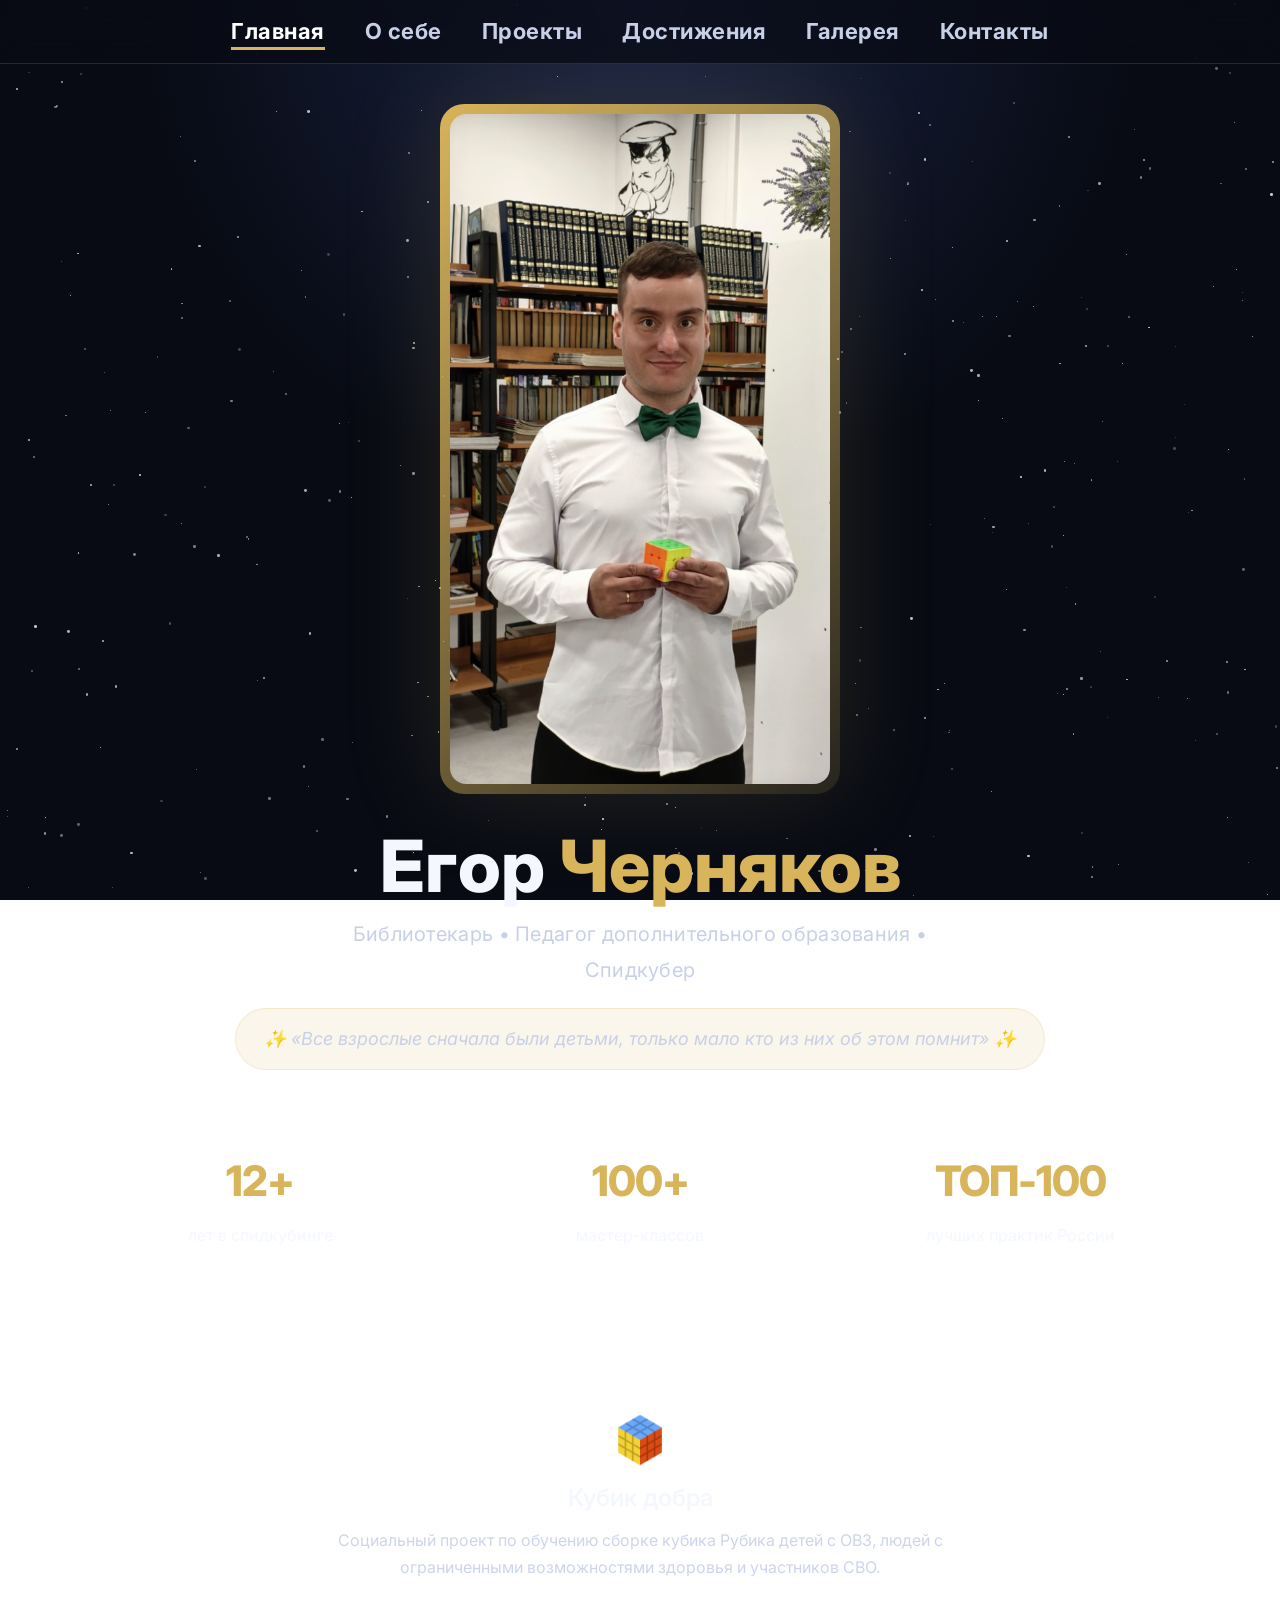
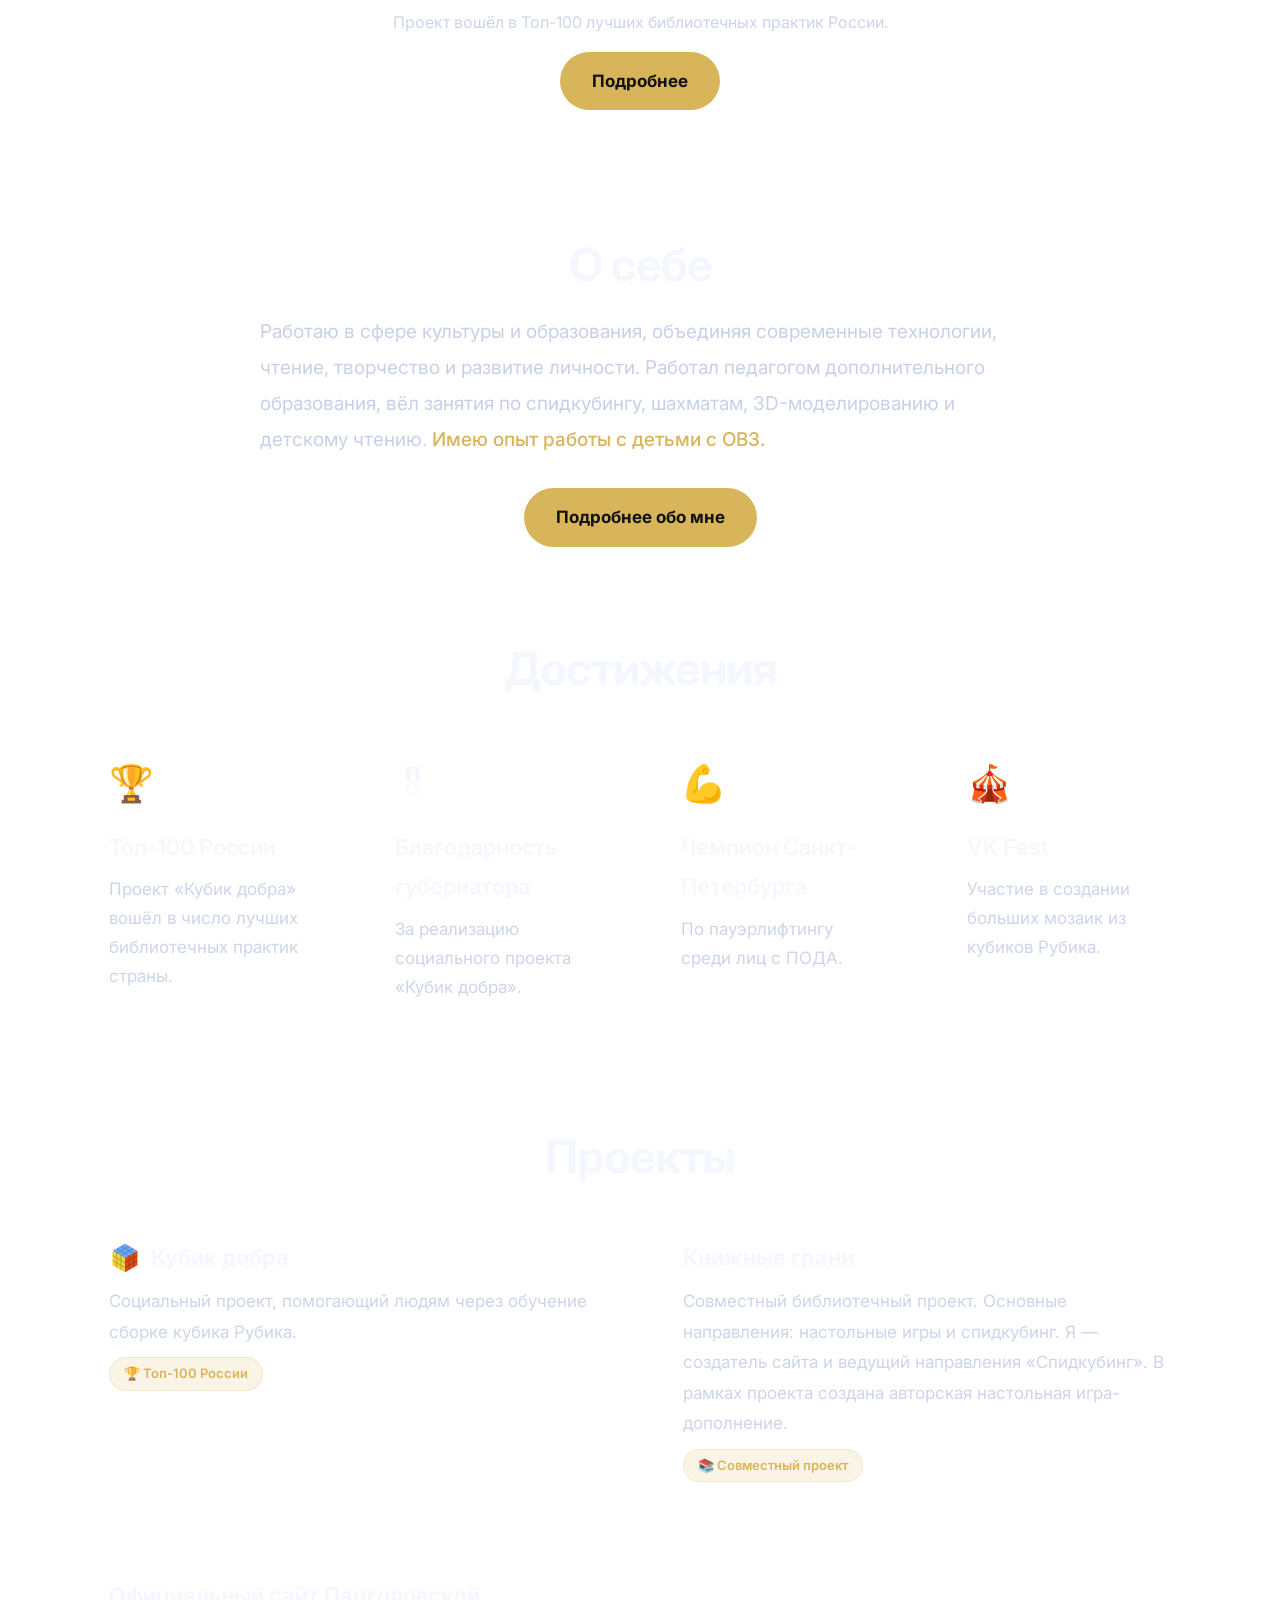
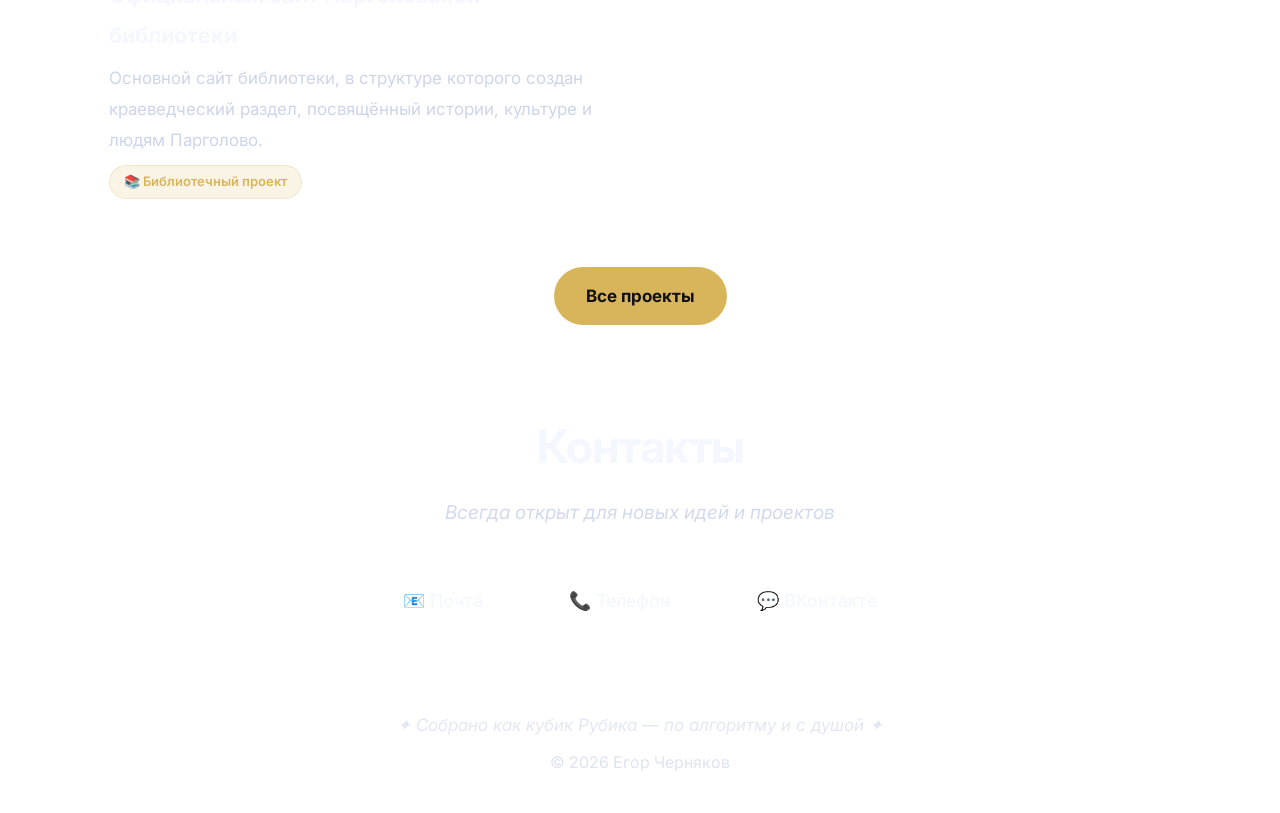
<file: index.html>
<!DOCTYPE html>
<html lang="ru">
<head>
    <meta charset="UTF-8" />
    <meta name="viewport" content="width=device-width, initial-scale=1.0" />
    <title>Егор Черняков — библиотекарь, педагог, спидкубер | Кубик добра</title>
    <meta name="description" content="Егор Черняков — библиотекарь, педагог дополнительного образования, автор социального проекта «Кубик добра». Обучение спидкубингу, мастер-классы, библиотечные и краеведческие проекты. Санкт-Петербург и Ленинградская область." />
    <meta name="keywords" content="Егор Черняков, библиотекарь, педагог дополнительного образования, спидкубинг, кубик Рубика, Кубик добра, социальный проект, обучение спидкубингу, мастер-классы, библиотечные практики, краеведение, Санкт-Петербург, Сертолово, Парголово, топ-100 практик России" />
    <meta name="robots" content="index, follow" />
    <link rel="canonical" href="https://chernyakov-egor.github.io/" />
    <meta property="og:title" content="Егор Черняков — библиотекарь, педагог, спидкубер" />
    <meta property="og:description" content="Автор проекта «Кубик добра». Обучение спидкубингу, мастер-классы, библиотечные и краеведческие проекты. Проект вошёл в Топ-100 лучших практик России." />
    <meta property="og:type" content="website" />
    <meta property="og:url" content="https://chernyakov-egor.github.io/" />
    <meta property="og:image" content="https://chernyakov-egor.github.io/images/photo.jpg" />
    <meta property="og:locale" content="ru_RU" />
    <meta name="twitter:card" content="summary_large_image" />
    <meta name="twitter:title" content="Егор Черняков — библиотекарь, педагог, спидкубер" />
    <meta name="twitter:description" content="Автор проекта «Кубик добра». Обучение спидкубингу, мастер-классы, библиотечные проекты." />
    <meta name="twitter:image" content="https://chernyakov-egor.github.io/images/photo.jpg" />
    <link rel="stylesheet" href="css/style.css" />
    <script type="application/ld+json">
    {
      "@context": "https://schema.org",
      "@type": "Person",
      "name": "Егор Черняков",
      "jobTitle": "Библиотекарь, педагог дополнительного образования, спидкубер",
      "url": "https://chernyakov-egor.github.io/",
      "image": "https://chernyakov-egor.github.io/images/photo.jpg",
      "sameAs": ["https://vk.com/che_egor"],
      "description": "Автор социального проекта «Кубик добра». Обучаю сборке кубика Рубика детей с ОВЗ, участников СВО, провожу мастер-классы и библиотечные инициативы."
    }
    </script>
</head>
<body>
    <div class="stars-container" id="starsContainer"></div>
    <header>
        <div class="header-inner">
            <ul class="nav" id="mainNav">
                <li><a href="index.html" class="active">Главная</a></li>
                <li><a href="about.html">О себе</a></li>
                <li><a href="projects.html">Проекты</a></li>
                <li><a href="achievements.html">Достижения</a></li>
                <li><a href="gallery.html">Галерея</a></li>
                <li><a href="contacts.html">Контакты</a></li>
            </ul>
        </div>
    </header>
    <section class="hero">
        <div class="container">
            <div class="hero-avatar">
                <img src="images/photo.jpg" alt="Егор Черняков — библиотекарь и спидкубер" />
            </div>
            <h1>Егор <span>Черняков</span></h1>
            <p class="hero-lead">Библиотекарь • Педагог дополнительного образования • Спидкубер</p>
            <div class="hero-quote">✨ «Все взрослые сначала были детьми, только мало кто из них об этом помнит» ✨</div>
            <div class="stats">
                <div class="stat-card">
                    <div class="stat-number">12+</div>
                    <div class="stat-label">лет в спидкубинге</div>
                </div>
                <div class="stat-card">
                    <div class="stat-number">100+</div>
                    <div class="stat-label">мастер-классов</div>
                </div>
                <div class="stat-card">
                    <div class="stat-number">ТОП-100</div>
                    <div class="stat-label">лучших практик России</div>
                </div>
            </div>
        </div>
    </section>
    <section class="section">
        <div class="container">
            <div class="card" style="text-align: center; max-width: 760px; margin: 0 auto;">
                <img src="images/rubik-icon.png" alt="Иконка кубика Рубика — проект Кубик добра" style="width: 56px; height: 56px; display: block; margin: 0 auto 8px;">
                <h3 style="font-size: 24px; margin-bottom: 8px;">Кубик добра</h3>
                <p style="color: var(--muted); font-size: 16px; line-height: 1.7;">
                    Социальный проект по обучению сборке кубика Рубика детей с ОВЗ, людей с ограниченными возможностями здоровья и участников СВО.
                    <br><br>
                    <span class="accent-text">Проект вошёл в Топ-100 лучших библиотечных практик России.</span>
                </p>
                <a href="projects.html" class="btn" style="margin-top: 16px;">Подробнее</a>
            </div>
        </div>
    </section>
    <section class="section">
        <div class="container">
            <div class="section-title">О себе</div>
            <div class="section-text">
                <p>Работаю в сфере культуры и образования, объединяя современные технологии, чтение, творчество и развитие личности. Работал педагогом дополнительного образования, вёл занятия по спидкубингу, шахматам, 3D-моделированию и детскому чтению. <span class="accent-text">Имею опыт работы с детьми с ОВЗ.</span></p>
            </div>
            <div style="text-align: center; margin-top: 30px;">
                <a href="about.html" class="btn">Подробнее обо мне</a>
            </div>
        </div>
    </section>
    <section class="section">
        <div class="container">
            <div class="section-title">Достижения</div>
            <div class="grid-3">
                <div class="card">
                    <div class="emoji">🏆</div>
                    <h3>Топ-100 России</h3>
                    <p>Проект «Кубик добра» вошёл в число лучших библиотечных практик страны.</p>
                </div>
                <div class="card">
                    <div class="emoji">🎖</div>
                    <h3>Благодарность губернатора</h3>
                    <p>За реализацию социального проекта «Кубик добра».</p>
                </div>
                <div class="card">
                    <div class="emoji">💪</div>
                    <h3>Чемпион Санкт-Петербурга</h3>
                    <p>По пауэрлифтингу среди лиц с ПОДА.</p>
                </div>
                <div class="card">
                    <div class="emoji">🎪</div>
                    <h3>VK Fest</h3>
                    <p>Участие в создании больших мозаик из кубиков Рубика.</p>
                </div>
            </div>
        </div>
    </section>
    <section class="section">
        <div class="container">
            <div class="section-title">Проекты</div>
            <div class="grid-2">
                <div class="project-card">
                    <div style="display: flex; align-items: center; gap: 10px; margin-bottom: 8px;">
                        <img src="images/rubik-icon.png" alt="Кубик Рубика — проект Кубик добра" style="width: 32px; height: 32px;">
                        <h3 style="margin: 0;">Кубик добра</h3>
                    </div>
                    <p>Социальный проект, помогающий людям через обучение сборке кубика Рубика.</p>
                    <div class="badge">🏆 Топ-100 России</div>
                </div>
                <div class="project-card">
                    <h3>Книжные грани</h3>
                    <p>Совместный библиотечный проект. Основные направления: настольные игры и спидкубинг. Я — создатель сайта и ведущий направления «Спидкубинг». В рамках проекта создана авторская настольная игра-дополнение.</p>
                    <div class="badge">📚 Совместный проект</div>
                </div>
                <div class="project-card">
                    <h3>Официальный сайт Парголовской библиотеки</h3>
                    <p>Основной сайт библиотеки, в структуре которого создан краеведческий раздел, посвящённый истории, культуре и людям Парголово.</p>
                    <div class="badge">📚 Библиотечный проект</div>
                </div>
            </div>
            <div style="text-align: center; margin-top: 35px;">
                <a href="projects.html" class="btn">Все проекты</a>
            </div>
        </div>
    </section>
    <section class="section">
        <div class="container">
            <div class="section-title">Контакты</div>
            <div class="section-subtitle">Всегда открыт для новых идей и проектов</div>
            <div class="contacts">
                <a href="mailto:cherniakov-egor@yandex.ru">📧 Почта</a>
                <a href="tel:+79214089944">📞 Телефон</a>
                <a href="https://vk.com/che_egor" target="_blank">💬 ВКонтакте</a>
            </div>
        </div>
    </section>
    <footer>
        <div class="container">
            <p class="stardust">✦ Собрано как кубик Рубика — по алгоритму и с душой ✦</p>
            <p>© <span id="current-year"></span> Егор Черняков</p>
        </div>
    </footer>
    <script src="js/main.js"></script>
</body>
</html>
</file>
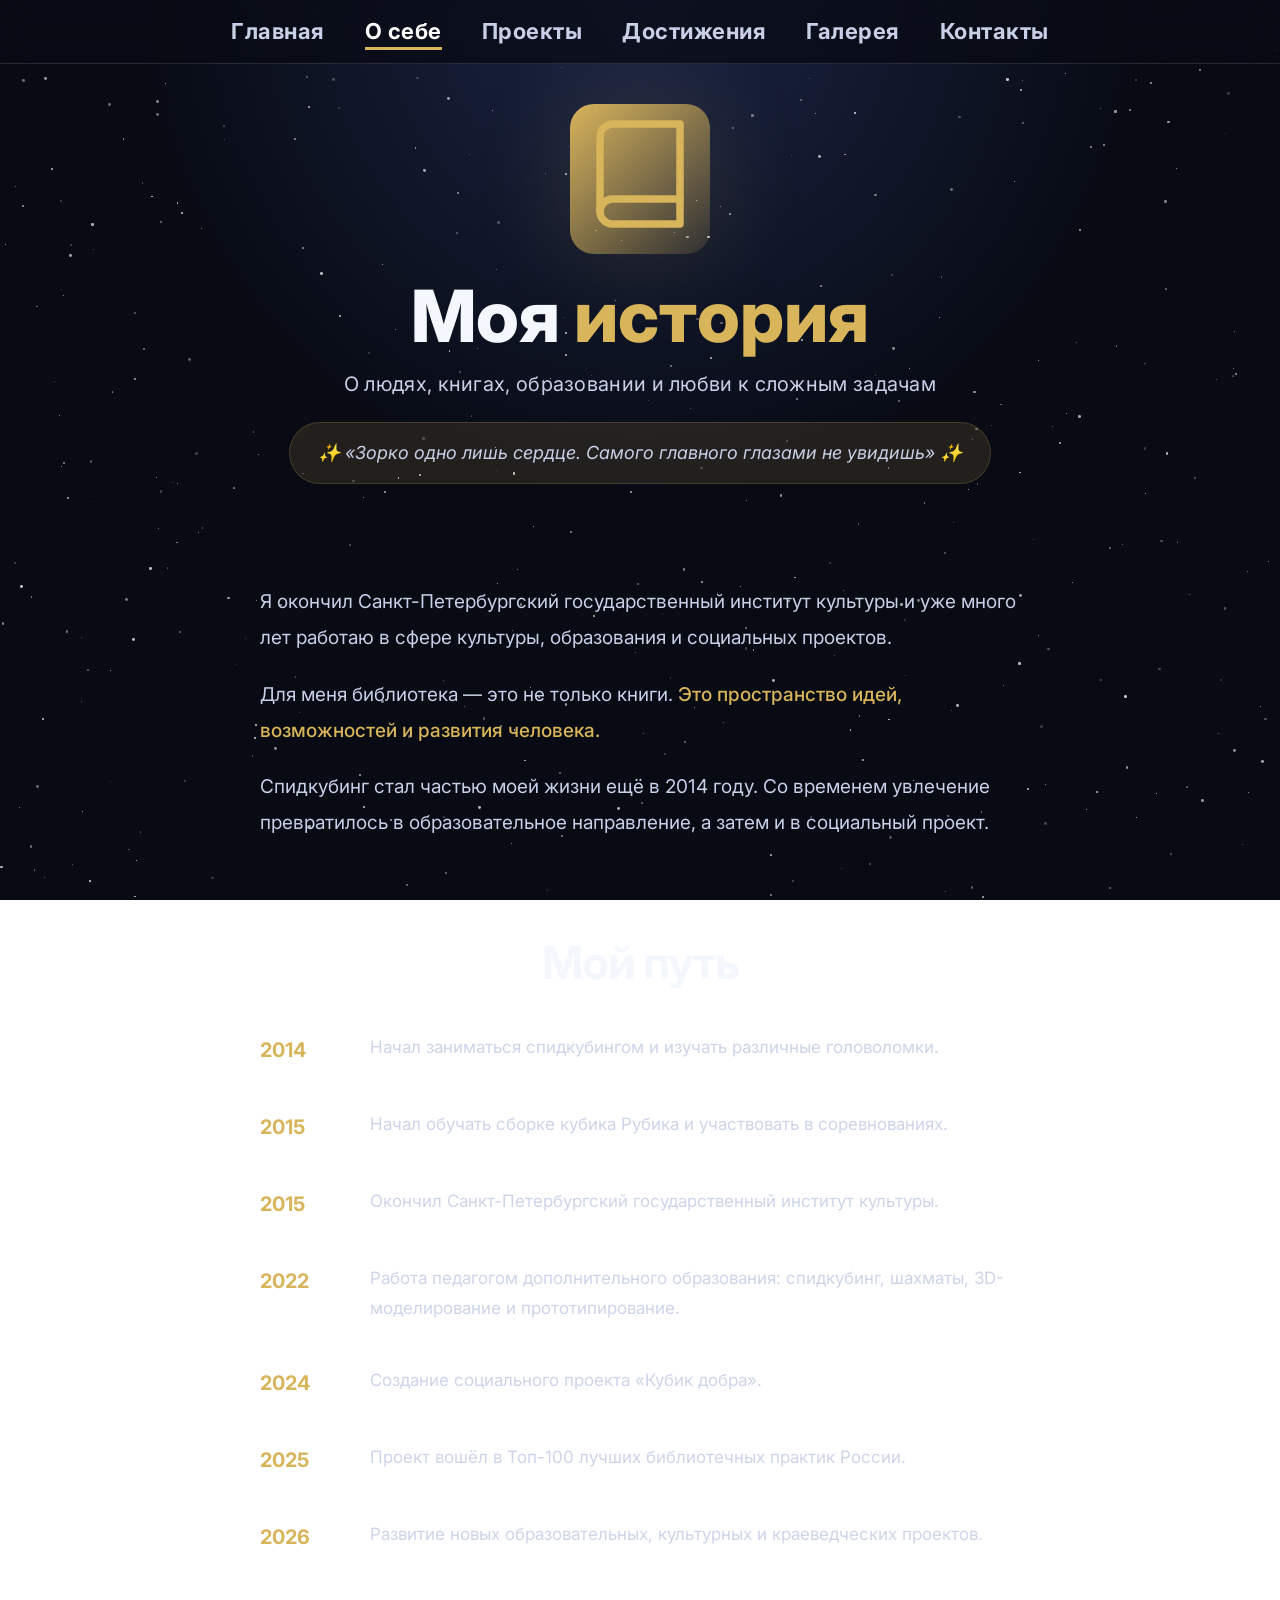
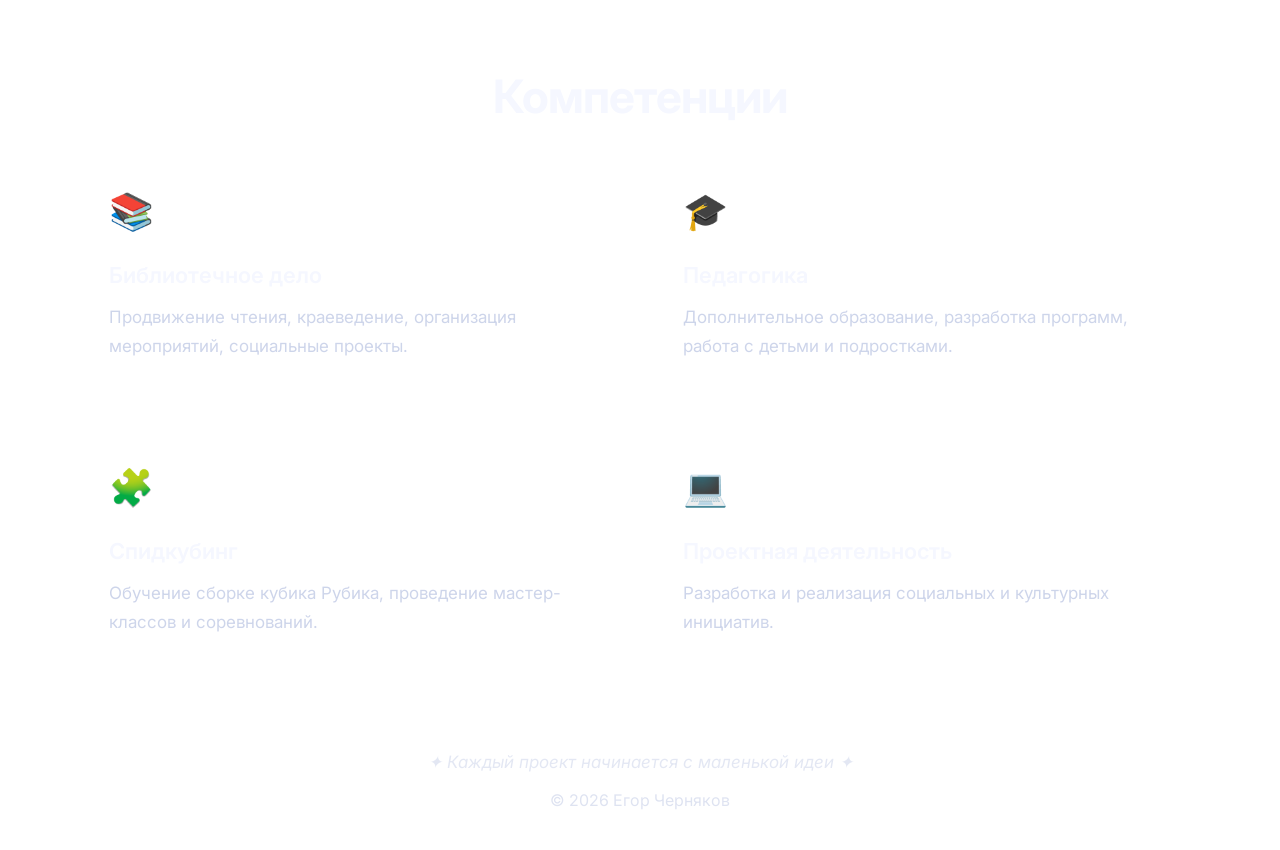
<file: about.html>
<!DOCTYPE html>
<html lang="ru">
<head>
    <meta charset="UTF-8" />
    <meta name="viewport" content="width=device-width, initial-scale=1.0" />
    <title>Егор Черняков — биография, опыт и профессиональный путь</title>
    <meta name="description" content="История Егора Чернякова: от спидкубинга до социальных и библиотечных проектов. Работа в культуре и образовании, опыт с детьми с ОВЗ, создание «Кубика добра»." />
    <meta name="robots" content="index, follow" />
    <link rel="canonical" href="https://chernyakov-egor.github.io/about.html" />
    <link rel="stylesheet" href="css/style.css" />
    <script type="application/ld+json">
    {
      "@context": "https://schema.org",
      "@type": "Person",
      "name": "Егор Черняков",
      "jobTitle": "Библиотекарь, педагог дополнительного образования, спидкубер",
      "url": "https://chernyakov-egor.github.io/",
      "image": "https://chernyakov-egor.github.io/images/photo.jpg",
      "sameAs": ["https://vk.com/che_egor"],
      "description": "Автор социального проекта «Кубик добра». Обучаю сборке кубика Рубика детей с ОВЗ, участников СВО, провожу мастер-классы и библиотечные инициативы."
    }
    </script>
</head>
<body>
    <div class="stars-container" id="starsContainer"></div>
    <header>
        <div class="header-inner">
            <ul class="nav" id="mainNav">
                <li><a href="index.html">Главная</a></li>
                <li><a href="about.html" class="active">О себе</a></li>
                <li><a href="projects.html">Проекты</a></li>
                <li><a href="achievements.html">Достижения</a></li>
                <li><a href="gallery.html">Галерея</a></li>
                <li><a href="contacts.html">Контакты</a></li>
            </ul>
        </div>
    </header>
    <section class="hero">
        <div class="container">
            <div class="hero-avatar">
                <svg width="120" height="120" viewBox="0 0 24 24" fill="none" stroke="#d8b45a" stroke-width="1.5" stroke-linecap="round" stroke-linejoin="round">
                    <path d="M4 19.5A2.5 2.5 0 0 1 6.5 17H20"></path>
                    <path d="M6.5 2H20v20H6.5A2.5 2.5 0 0 1 4 19.5v-15A2.5 2.5 0 0 1 6.5 2z"></path>
                </svg>
            </div>
            <h1>Моя <span>история</span></h1>
            <p class="hero-lead">О людях, книгах, образовании и любви к сложным задачам</p>
            <div class="hero-quote">✨ «Зорко одно лишь сердце. Самого главного глазами не увидишь» ✨</div>
        </div>
    </section>
    <section class="section">
        <div class="container">
            <div class="section-text">
                <p>Я окончил Санкт-Петербургский государственный институт культуры и уже много лет работаю в сфере культуры, образования и социальных проектов.</p>
                <p style="margin-top: 20px;">Для меня библиотека — это не только книги. <span class="accent-text">Это пространство идей, возможностей и развития человека.</span></p>
                <p style="margin-top: 20px;">Спидкубинг стал частью моей жизни ещё в 2014 году. Со временем увлечение превратилось в образовательное направление, а затем и в социальный проект.</p>
            </div>
        </div>
    </section>
    <section class="section">
        <div class="container">
            <div class="section-title">Мой путь</div>
            <div class="timeline">
                <div class="timeline-item">
                    <div class="timeline-year">2014</div>
                    <div class="timeline-text">Начал заниматься спидкубингом и изучать различные головоломки.</div>
                </div>
                <div class="timeline-item">
                    <div class="timeline-year">2015</div>
                    <div class="timeline-text">Начал обучать сборке кубика Рубика и участвовать в соревнованиях.</div>
                </div>
                <div class="timeline-item">
                    <div class="timeline-year">2015</div>
                    <div class="timeline-text">Окончил Санкт-Петербургский государственный институт культуры.</div>
                </div>
                <div class="timeline-item">
                    <div class="timeline-year">2022</div>
                    <div class="timeline-text">Работа педагогом дополнительного образования: спидкубинг, шахматы, 3D-моделирование и прототипирование.</div>
                </div>
                <div class="timeline-item">
                    <div class="timeline-year">2024</div>
                    <div class="timeline-text">Создание социального проекта <span class="accent-text">«Кубик добра»</span>.</div>
                </div>
                <div class="timeline-item">
                    <div class="timeline-year">2025</div>
                    <div class="timeline-text">Проект вошёл в <span class="accent-text">Топ-100 лучших библиотечных практик России</span>.</div>
                </div>
                <div class="timeline-item">
                    <div class="timeline-year">2026</div>
                    <div class="timeline-text">Развитие новых образовательных, культурных и краеведческих проектов.</div>
                </div>
            </div>
        </div>
    </section>
    <section class="section">
        <div class="container">
            <div class="section-title">Компетенции</div>
            <div class="grid-2">
                <div class="card">
                    <div class="emoji">📚</div>
                    <h3>Библиотечное дело</h3>
                    <p>Продвижение чтения, краеведение, организация мероприятий, социальные проекты.</p>
                </div>
                <div class="card">
                    <div class="emoji">🎓</div>
                    <h3>Педагогика</h3>
                    <p>Дополнительное образование, разработка программ, работа с детьми и подростками.</p>
                </div>
                <div class="card">
                    <div class="emoji">🧩</div>
                    <h3>Спидкубинг</h3>
                    <p>Обучение сборке кубика Рубика, проведение мастер-классов и соревнований.</p>
                </div>
                <div class="card">
                    <div class="emoji">💻</div>
                    <h3>Проектная деятельность</h3>
                    <p>Разработка и реализация социальных и культурных инициатив.</p>
                </div>
            </div>
        </div>
    </section>
    <footer>
        <div class="container">
            <p class="stardust">✦ Каждый проект начинается с маленькой идеи ✦</p>
            <p>© <span id="current-year"></span> Егор Черняков</p>
        </div>
    </footer>
    <script src="js/main.js"></script>
</body>
</html>
</file>
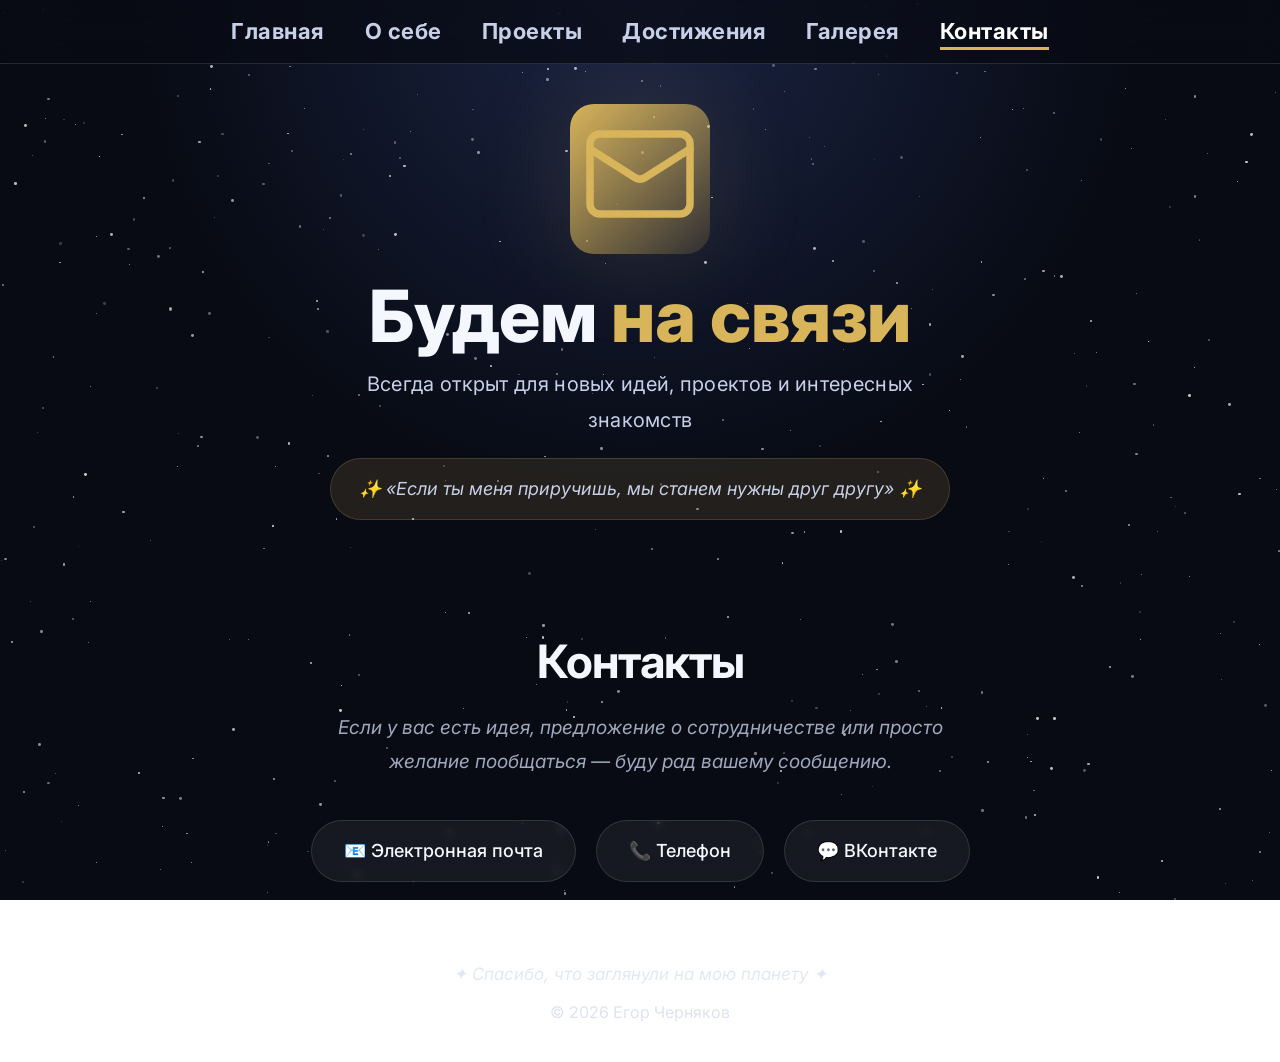
<file: contacts.html>
<!DOCTYPE html>
<html lang="ru">
<head>
    <meta charset="UTF-8" />
    <meta name="viewport" content="width=device-width, initial-scale=1.0" />
    <title>Контакты Егора Чернякова — связь по проектам и сотрудничеству</title>
    <meta name="description" content="Связаться с Егором Черняковым. Электронная почта, телефон, ВКонтакте. Контакты по вопросам проектов, мероприятий, мастер-классов и сотрудничества." />
    <meta name="robots" content="index, follow" />
    <link rel="canonical" href="https://chernyakov-egor.github.io/contacts.html" />
    <link rel="stylesheet" href="css/style.css" />
</head>
<body>
    <div class="stars-container" id="starsContainer"></div>
    <header>
        <div class="container header-inner">
            <ul class="nav" id="mainNav">
                <li><a href="index.html">Главная</a></li>
                <li><a href="about.html">О себе</a></li>
                <li><a href="projects.html">Проекты</a></li>
                <li><a href="achievements.html">Достижения</a></li>
                <li><a href="gallery.html">Галерея</a></li>
                <li><a href="contacts.html" class="active">Контакты</a></li>
            </ul>
        </div>
    </header>
    <section class="hero">
        <div class="container">
            <div class="hero-avatar">
                <svg width="120" height="120" viewBox="0 0 24 24" fill="none" stroke="#d8b45a" stroke-width="1.5" stroke-linecap="round" stroke-linejoin="round">
                    <rect x="2" y="4" width="20" height="16" rx="2"></rect>
                    <path d="M22 7l-8.97 5.7a1.94 1.94 0 0 1-2.06 0L2 7"></path>
                </svg>
            </div>
            <h1>Будем <span>на связи</span></h1>
            <p class="hero-lead">Всегда открыт для новых идей, проектов и интересных знакомств</p>
            <div class="hero-quote">✨ «Если ты меня приручишь, мы станем нужны друг другу» ✨</div>
        </div>
    </section>
    <section class="section">
        <div class="container">
            <div class="section-title">Контакты</div>
            <div class="section-subtitle">Если у вас есть идея, предложение о сотрудничестве или просто желание пообщаться — буду рад вашему сообщению.</div>
            <div class="contacts">
                <a href="mailto:cherniakov-egor@yandex.ru">📧 Электронная почта</a>
                <a href="tel:+79214089944">📞 Телефон</a>
                <a href="https://vk.com/che_egor" target="_blank">💬 ВКонтакте</a>
            </div>
        </div>
    </section>
    <footer>
        <div class="container">
            <p class="stardust">✦ Спасибо, что заглянули на мою планету ✦</p>
            <p>© <span id="current-year"></span> Егор Черняков</p>
        </div>
    </footer>
    <script src="js/main.js"></script>
</body>
</html>
</file>
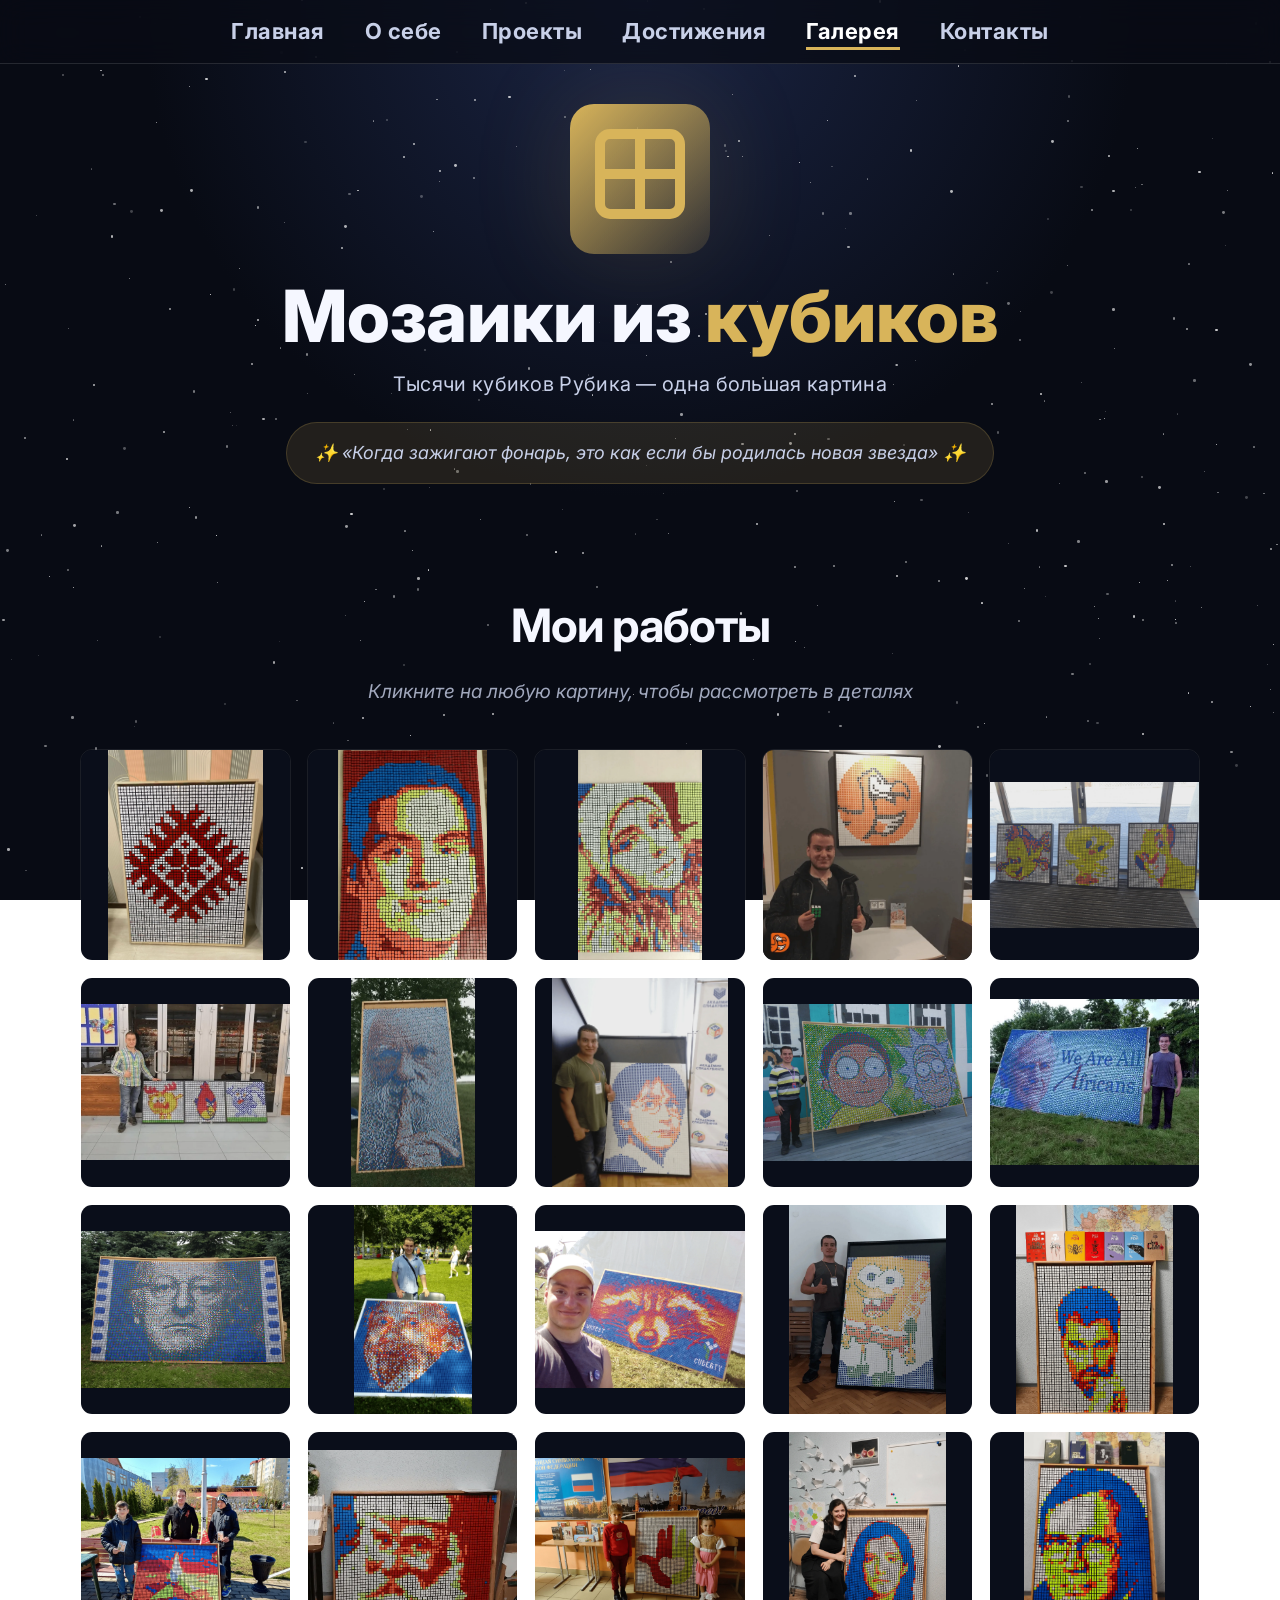
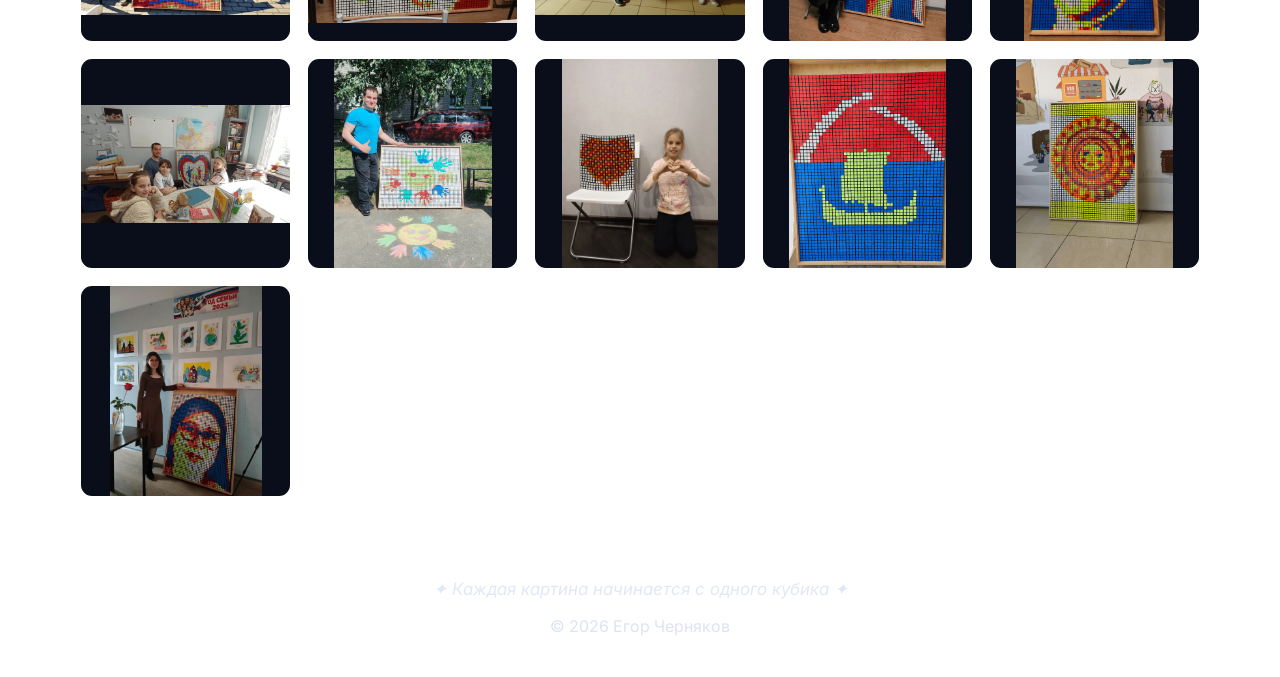
<file: gallery.html>
<!DOCTYPE html>
<html lang="ru">
<head>
    <meta charset="UTF-8" />
    <meta name="viewport" content="width=device-width, initial-scale=1.0" />
    <title>Галерея мозаик из кубиков Рубика — Егор Черняков</title>
    <link rel="stylesheet" href="css/style.css" />
    
    <style>
        * { -webkit-tap-highlight-color: transparent; }
        
        .gallery-grid {
            display: grid;
            grid-template-columns: repeat(auto-fill, minmax(180px, 1fr));
            gap: 16px;
        }
        .gallery-link {
            display: block;
            border-radius: 12px;
            overflow: hidden;
            aspect-ratio: 1 / 1;
            border: 1px solid rgba(255,255,255,0.08);
            transition: transform 0.3s ease, border-color 0.3s ease;
            cursor: pointer;
        }
        .gallery-link:hover {
            transform: translateY(-4px);
            border-color: var(--accent);
        }
        .gallery-link img {
            display: block;
            width: 100%;
            height: 100%;
            object-fit: contain;
            background: #0a0e1a;
        }

        #lightbox {
            position: fixed;
            top: 0;
            left: 0;
            width: 100%;
            height: 100%;
            z-index: 9999;
            display: none;
            align-items: center;
            justify-content: center;
            flex-direction: column;
            background: rgba(0,0,0,0.92);
            backdrop-filter: blur(4px);
        }

        #lightbox .image-wrapper {
            position: relative;
            max-width: 90vw;
            max-height: 90vh;
            display: flex;
            align-items: center;
            justify-content: center;
        }

        #lightbox img {
            max-width: 90vw;
            max-height: 90vh;
            object-fit: contain;
            border-radius: 8px;
            box-shadow: 0 20px 60px rgba(0,0,0,0.6);
        }

        #lightbox .caption {
            color: #fff;
            font-size: 18px;
            margin-top: 20px;
            text-align: center;
            padding: 8px 20px;
            background: rgba(0,0,0,0.5);
            border-radius: 8px;
            font-weight: 500;
        }

        #lightbox .close {
            position: absolute;
            top: -50px;
            right: 0;
            color: #fff;
            font-size: 40px;
            cursor: pointer;
            transition: 0.3s;
            line-height: 1;
            z-index: 10;
        }
        #lightbox .close:hover {
            color: var(--accent);
            transform: scale(1.1);
        }

        #lightbox .nav-btn {
            position: absolute;
            top: 50%;
            transform: translateY(-50%);
            color: #fff;
            font-size: 40px;
            cursor: pointer;
            background: rgba(0,0,0,0.4);
            border-radius: 50%;
            width: 50px;
            height: 50px;
            display: flex;
            align-items: center;
            justify-content: center;
            transition: 0.3s;
            user-select: none;
            z-index: 5;
        }
        #lightbox .nav-btn:hover {
            background: var(--accent);
            transform: translateY(-50%) scale(1.1);
        }
        #lightbox .nav-prev {
            left: -70px;
        }
        #lightbox .nav-next {
            right: -70px;
        }

        #lightbox .counter {
            color: rgba(255,255,255,0.6);
            font-size: 16px;
            margin-top: 10px;
            font-family: 'Inter', sans-serif;
        }

        @media (max-width: 768px) {
            #lightbox .nav-btn {
                width: 40px;
                height: 40px;
                font-size: 30px;
            }
            #lightbox .nav-prev {
                left: 10px;
            }
            #lightbox .nav-next {
                right: 10px;
            }
            #lightbox .close {
                top: -40px;
                font-size: 32px;
            }
        }
    </style>
</head>
<body>
    <div class="stars-container" id="starsContainer"></div>
    <header>
        <div class="container header-inner">
            <ul class="nav" id="mainNav">
                <li><a href="index.html">Главная</a></li>
                <li><a href="about.html">О себе</a></li>
                <li><a href="projects.html">Проекты</a></li>
                <li><a href="achievements.html">Достижения</a></li>
                <li><a href="gallery.html" class="active">Галерея</a></li>
                <li><a href="contacts.html">Контакты</a></li>
            </ul>
        </div>
    </header>
    
    <section class="hero">
        <div class="container">
            <div class="hero-avatar">
                <svg width="120" height="120" viewBox="0 0 24 24" fill="none" stroke="#d8b45a" stroke-width="2" stroke-linecap="round" stroke-linejoin="round">
                    <rect x="4" y="4" width="16" height="16" rx="2" />
                    <path d="M4 12h16" />
                    <path d="M12 4v16" />
                </svg>
            </div>
            <h1>Мозаики из <span>кубиков</span></h1>
            <p class="hero-lead">Тысячи кубиков Рубика — одна большая картина</p>
            <div class="hero-quote">✨ «Когда зажигают фонарь, это как если бы родилась новая звезда» ✨</div>
        </div>
    </section>

    <section class="section">
        <div class="container">
            <div class="section-title">Мои работы</div>
            <div class="section-subtitle">Кликните на любую картину, чтобы рассмотреть в деталях</div>
            
            <div class="gallery-grid" id="mosaicGallery"></div>
        </div>
    </section>

    <footer>
        <div class="container">
            <p class="stardust">✦ Каждая картина начинается с одного кубика ✦</p>
            <p>© <span id="current-year"></span> Егор Черняков</p>
        </div>
    </footer>

    <script src="js/main.js"></script>

    <script>
        document.addEventListener('DOMContentLoaded', function() {
            var gallery = document.getElementById('mosaicGallery');
            if (!gallery) return;

            var captions = [
                "Карельский орнамент",
                "Автопортрет",
                "Портрет",
                "Логотип «Додо» в пиццерии г. Сертолово",
                "Мультяшные герои",
                "Мультяшные герои",
                "Портрет Чарльза Дарвина",
                "Портрет Гарри Поттера",
                "Рик и Морти",
                "Ричард Докинз: «We Are All Africans»",
                "Портрет Иосифа Бродского",
                "Портрет Альберта Эйнштейна",
                "Енот из «Стражи Галактики»",
                "Губка Боб Квадратные Штаны",
                "Портрет Олега Роя",
                "Вечный Огонь ко Дню Победы в г. Сертолово",
                "Санта Клаус",
                "Портрет",
                "Портрет",
                "Портрет Юрия Слепухина",
                "Портрет",
                "Ко Дню защиты детей",
                "Сердце",
                "Герб",
                "К Масленице",
                "Портрет"
            ];

            var totalImages = 26;
            var html = '';
            
            for (var i = 1; i <= totalImages; i++) {
                // Все картинки теперь загружаются в формате .webp
                var src = 'images/kartini/kartina' + i + '.webp';
                var captionText = captions[i-1];
                
                html += '<a href="' + src + '" onclick="openLightbox(' + (i-1) + '); return false;" class="gallery-link">';
                html += '<img src="' + src + '" alt="' + captionText + '" loading="lazy" />';
                html += '</a>';
            }
            gallery.innerHTML = html;

            var lightbox = document.getElementById('lightbox');
            if (!lightbox) {
                lightbox = document.createElement('div');
                lightbox.id = 'lightbox';
                document.body.appendChild(lightbox);
            }

            var currentIndex = 0;

            function renderLightbox(index) {
                currentIndex = index;
                var data = captions[currentIndex];
                var src = 'images/kartini/kartina' + (index + 1) + '.webp';
                
                lightbox.innerHTML = `
                    <div class="image-wrapper">
                        <span class="close" onclick="closeLightbox()">&times;</span>
                        <span class="nav-btn nav-prev" onclick="changeImage(-1)">‹</span>
                        <img src="${src}" alt="${data}" />
                        <span class="nav-btn nav-next" onclick="changeImage(1)">›</span>
                    </div>
                    <div class="caption">${data}</div>
                    <div class="counter">${currentIndex + 1} / ${totalImages}</div>
                `;
                
                lightbox.style.display = 'flex';
                document.body.style.overflow = 'hidden';

                lightbox.onclick = function(e) {
                    if (e.target === lightbox) closeLightbox();
                };
            }

            window.openLightbox = function(index) {
                renderLightbox(index);
            };

            window.closeLightbox = function() {
                lightbox.style.display = 'none';
                document.body.style.overflow = '';
            };

            window.changeImage = function(direction) {
                var newIndex = currentIndex + direction;
                if (newIndex < 0) newIndex = totalImages - 1;
                if (newIndex >= totalImages) newIndex = 0;
                renderLightbox(newIndex);
            };

            document.addEventListener('keydown', function(e) {
                if (lightbox.style.display === 'none') return;
                if (e.key === 'Escape') {
                    closeLightbox();
                }
                if (e.key === 'ArrowLeft') {
                    changeImage(-1);
                }
                if (e.key === 'ArrowRight') {
                    changeImage(1);
                }
            });
        });
    </script>
</body>
</html>
</file>
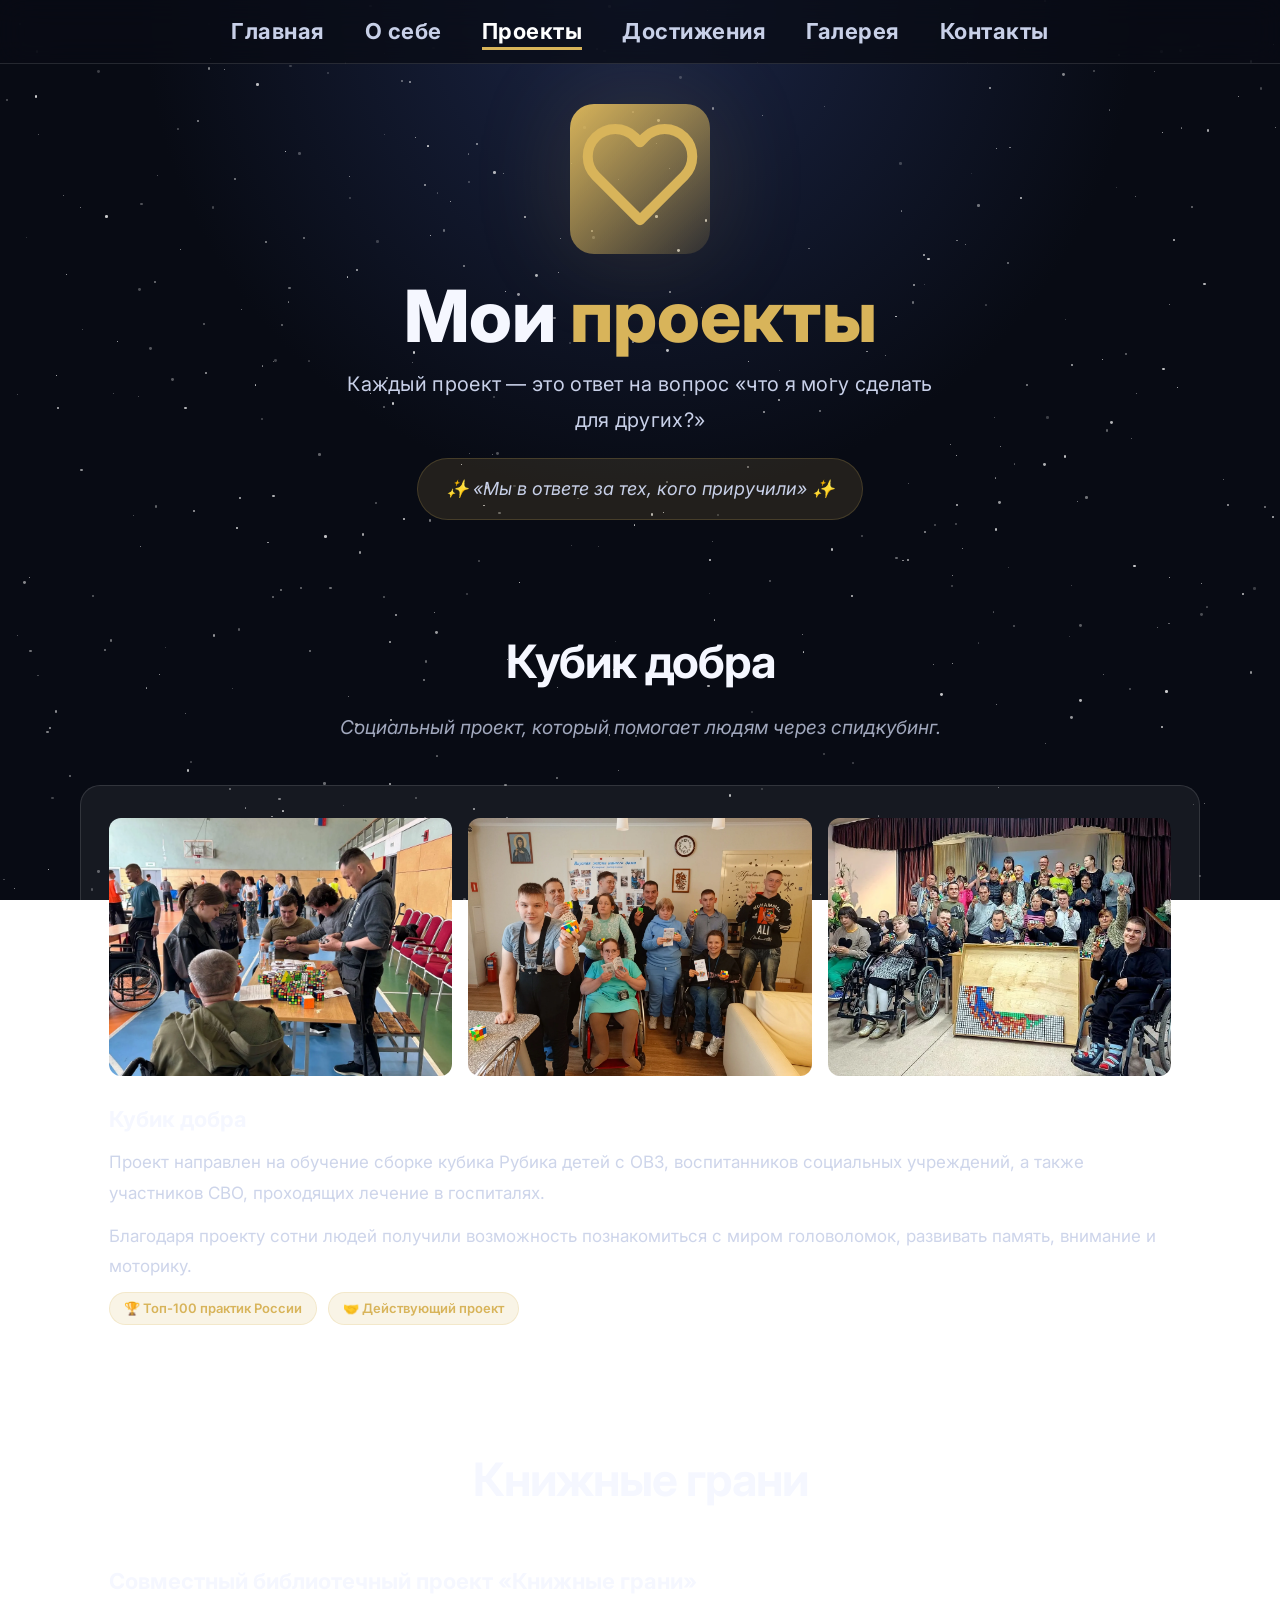
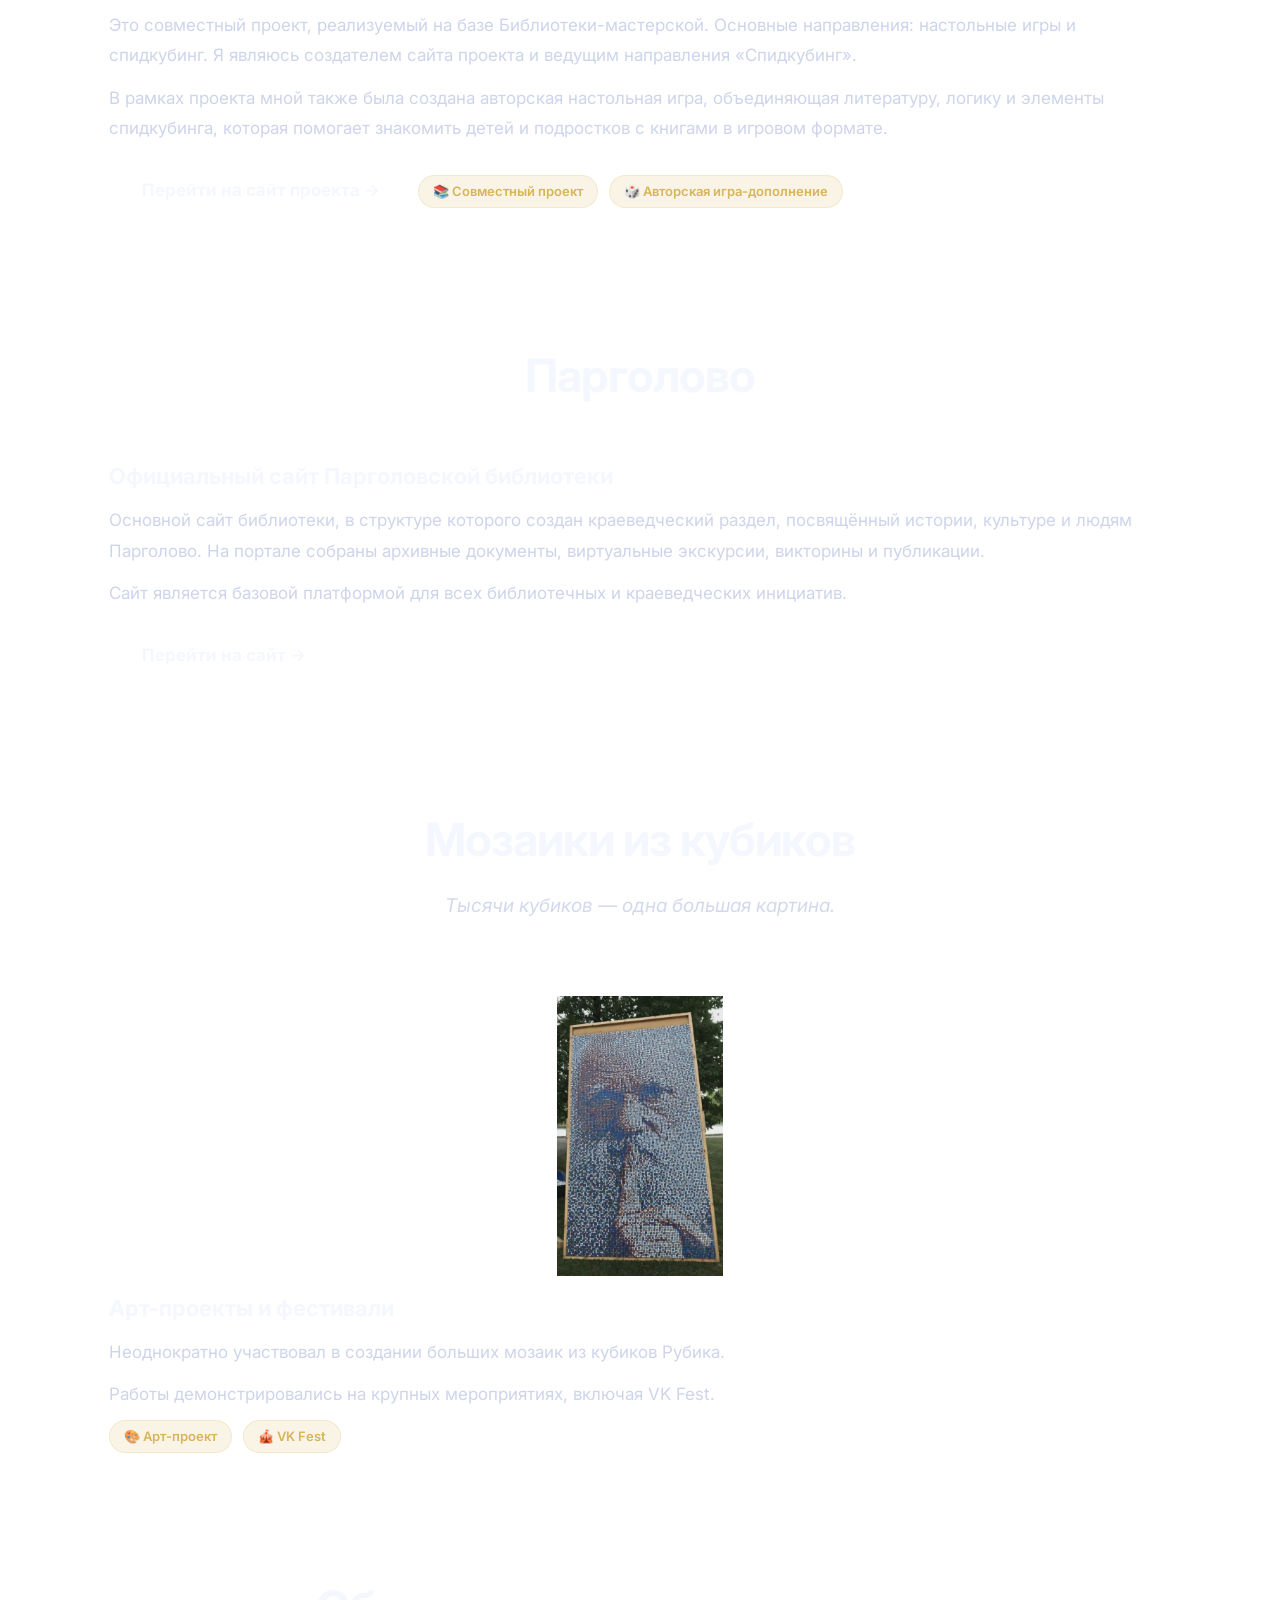
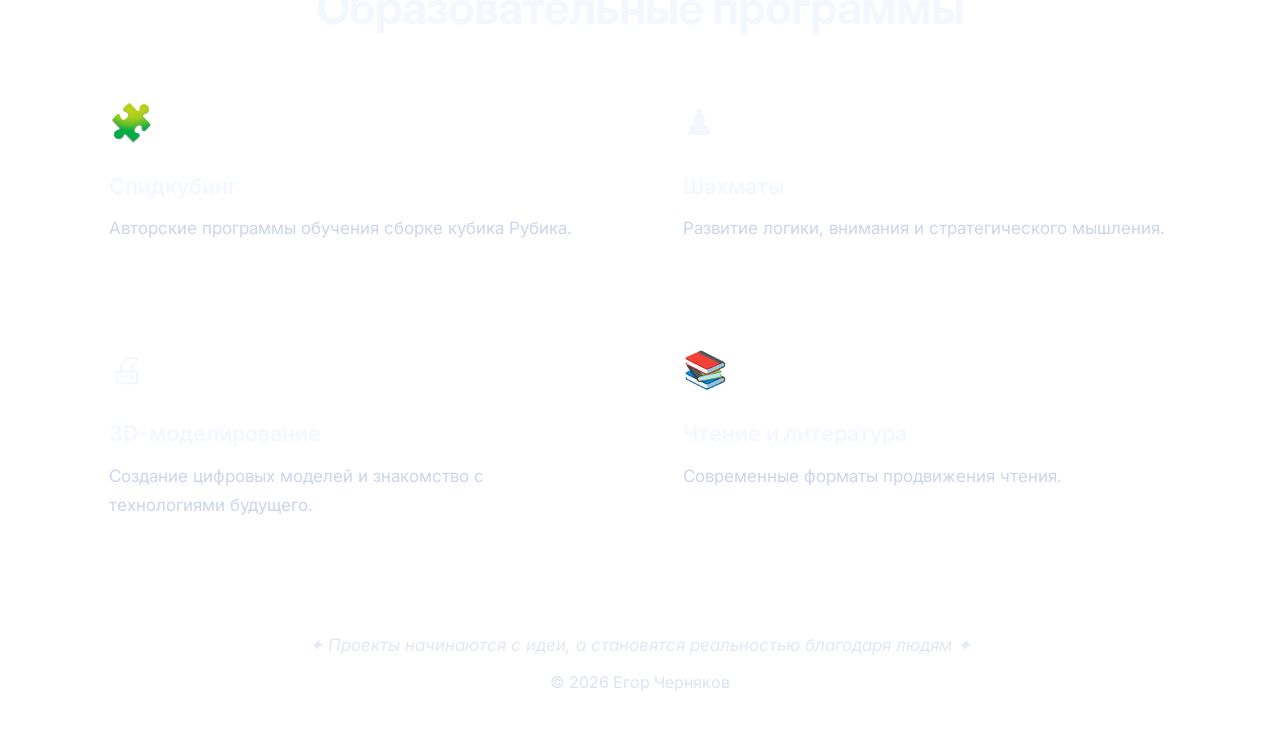
<file: projects.html>
<!DOCTYPE html>
<html lang="ru">
<head>
    <meta charset="UTF-8" />
    <meta name="viewport" content="width=device-width, initial-scale=1.0" />
    <title>Проекты Егора Чернякова — «Кубик добра», «Книжные грани», краеведение</title>
    <meta name="description" content="Социальные, образовательные и культурные проекты Егора Чернякова: «Кубик добра» (Топ-100 России), настольная игра «Книжные грани», краеведческий портал Парголово, мозаики из кубиков Рубика." />
    <meta name="robots" content="index, follow" />
    <link rel="canonical" href="https://chernyakov-egor.github.io/projects.html" />
    <link rel="stylesheet" href="css/style.css" />
    
    <style>
        .preview-row {
            display: flex;
            flex-wrap: wrap;
            gap: 1rem;
            margin-bottom: 1.5rem;
        }
        .preview-item {
            flex: 1;
            min-width: 140px;
            border-radius: 12px;
            overflow: hidden;
            aspect-ratio: 4/3;
            display: block;
            transition: transform 0.3s ease;
            cursor: pointer;
        }
        .preview-item:hover {
            transform: translateY(-4px);
        }
        .preview-item img {
            width: 100%;
            height: 100%;
            object-fit: cover;
            display: block;
        }
        .darvin-wrapper {
            width: 100%;
            height: 280px;
            margin-bottom: 0.8rem;
            border-radius: 12px;
            overflow: hidden;
            display: block;
            transition: transform 0.3s ease;
            cursor: pointer;
        }
        .darvin-wrapper:hover {
            transform: translateY(-4px);
        }
        .darvin-wrapper img {
            width: 100%;
            height: 100%;
            object-fit: contain;
            display: block;
        }

        #lightbox {
            position: fixed;
            top: 0;
            left: 0;
            width: 100%;
            height: 100%;
            z-index: 9999;
            display: none;
            align-items: center;
            justify-content: center;
            flex-direction: column;
            background: rgba(0,0,0,0.92);
            backdrop-filter: blur(4px);
        }

        #lightbox .image-wrapper {
            position: relative;
            max-width: 90vw;
            max-height: 90vh;
            display: flex;
            align-items: center;
            justify-content: center;
        }

        #lightbox img {
            max-width: 90vw;
            max-height: 90vh;
            object-fit: contain;
            border-radius: 8px;
            box-shadow: 0 20px 60px rgba(0,0,0,0.6);
        }

        #lightbox .caption {
            color: #fff;
            font-size: 18px;
            margin-top: 20px;
            text-align: center;
            padding: 8px 20px;
            background: rgba(0,0,0,0.5);
            border-radius: 8px;
            font-weight: 500;
        }

        #lightbox .close {
            position: absolute;
            top: -50px;
            right: 0;
            color: #fff;
            font-size: 40px;
            cursor: pointer;
            transition: 0.3s;
            line-height: 1;
            z-index: 10;
        }
        #lightbox .close:hover {
            color: var(--accent);
            transform: scale(1.1);
        }

        #lightbox .nav-btn {
            position: absolute;
            top: 50%;
            transform: translateY(-50%);
            color: #fff;
            font-size: 40px;
            cursor: pointer;
            background: rgba(0,0,0,0.4);
            border-radius: 50%;
            width: 50px;
            height: 50px;
            display: flex;
            align-items: center;
            justify-content: center;
            transition: 0.3s;
            user-select: none;
            z-index: 5;
        }
        #lightbox .nav-btn:hover {
            background: var(--accent);
            transform: translateY(-50%) scale(1.1);
        }
        #lightbox .nav-prev {
            left: -70px;
        }
        #lightbox .nav-next {
            right: -70px;
        }

        #lightbox .counter {
            color: rgba(255,255,255,0.6);
            font-size: 16px;
            margin-top: 10px;
            font-family: 'Inter', sans-serif;
        }

        @media (max-width: 768px) {
            #lightbox .nav-btn {
                width: 40px;
                height: 40px;
                font-size: 30px;
            }
            #lightbox .nav-prev {
                left: 10px;
            }
            #lightbox .nav-next {
                right: 10px;
            }
            #lightbox .close {
                top: -40px;
                font-size: 32px;
            }
        }
    </style>
</head>
<body>
    <div class="stars-container" id="starsContainer"></div>
    <header>
        <div class="container header-inner">
            <ul class="nav" id="mainNav">
                <li><a href="index.html">Главная</a></li>
                <li><a href="about.html">О себе</a></li>
                <li><a href="projects.html" class="active">Проекты</a></li>
                <li><a href="achievements.html">Достижения</a></li>
                <li><a href="gallery.html">Галерея</a></li>
                <li><a href="contacts.html">Контакты</a></li>
            </ul>
        </div>
    </header>
    <section class="hero">
        <div class="container">
            <div class="hero-avatar">
                <svg width="120" height="120" viewBox="0 0 24 24" fill="none" stroke="#d8b45a" stroke-width="2" stroke-linecap="round" stroke-linejoin="round">
                    <path d="M20.84 4.61a5.5 5.5 0 0 0-7.78 0L12 5.67l-1.06-1.06a5.5 5.5 0 0 0-7.78 7.78l1.06 1.06L12 21.23l7.78-7.78 1.06-1.06a5.5 5.5 0 0 0 0-7.78z"></path>
                </svg>
            </div>
            <h1>Мои <span>проекты</span></h1>
            <p class="hero-lead">Каждый проект — это ответ на вопрос «что я могу сделать для других?»</p>
            <div class="hero-quote">✨ «Мы в ответе за тех, кого приручили» ✨</div>
        </div>
    </section>
    <section class="section">
        <div class="container">
            <div class="section-title">Кубик добра</div>
            <div class="section-subtitle">Социальный проект, который помогает людям через спидкубинг.</div>
            
            <div class="project-card">
                <div class="preview-row">
                    <div class="preview-item" onclick="openLightbox(0, 'kubik')">
                        <img src="images/gallery/kubik-dobra/hospital-masterclass.webp" alt="Мастер-класс в госпитале">
                    </div>
                    <div class="preview-item" onclick="openLightbox(1, 'kubik')">
                        <img src="images/gallery/ovz/multicenter-masterclass.webp" alt="Занятие в Мультицентре">
                    </div>
                    <div class="preview-item" onclick="openLightbox(2, 'kubik')">
                        <img src="images/gallery/ovz/tesovy-bereg.webp" alt="Выездной мастер-класс в Тесовый берег">
                    </div>
                </div>
                
                <h3>Кубик добра</h3>
                <p>Проект направлен на обучение сборке кубика Рубика детей с ОВЗ, воспитанников социальных учреждений, а также участников СВО, проходящих лечение в госпиталях.</p>
                <p style="margin-top: 12px;">Благодаря проекту сотни людей получили возможность познакомиться с миром головоломок, развивать память, внимание и моторику.</p>
                <div class="badge">🏆 Топ-100 практик России</div>
                <div class="badge">🤝 Действующий проект</div>
            </div>
        </div>
    </section>
    <section class="section">
        <div class="container">
            <div class="section-title">Книжные грани</div>
            <div class="project-card">
                <h3>Совместный библиотечный проект «Книжные грани»</h3>
                <p>Это совместный проект, реализуемый на базе Библиотеки-мастерской. Основные направления: настольные игры и спидкубинг. Я являюсь создателем сайта проекта и ведущим направления «Спидкубинг».</p>
                <p style="margin-top: 12px;">В рамках проекта мной также была создана авторская настольная игра, объединяющая литературу, логику и элементы спидкубинга, которая помогает знакомить детей и подростков с книгами в игровом формате.</p>
                <a href="https://knig-grani.ru" target="_blank" class="btn btn-outline" style="margin-top: 16px; display: inline-block;">Перейти на сайт проекта →</a>
                <div class="badge">📚 Совместный проект</div>
                <div class="badge">🎲 Авторская игра-дополнение</div>
            </div>
        </div>
    </section>
    <section class="section">
        <div class="container">
            <div class="section-title">Парголово</div>
            <div class="project-card">
                <h3>Официальный сайт Парголовской библиотеки</h3>
                <p>Основной сайт библиотеки, в структуре которого создан краеведческий раздел, посвящённый истории, культуре и людям Парголово. На портале собраны архивные документы, виртуальные экскурсии, викторины и публикации.</p>
                <p style="margin-top: 12px;">Сайт является базовой платформой для всех библиотечных и краеведческих инициатив.</p>
                <a href="https://parglbibl.ru" target="_blank" class="btn btn-outline" style="margin-top: 16px; display: inline-block;">Перейти на сайт →</a>
            </div>
        </div>
    </section>
    <section class="section">
        <div class="container">
            <div class="section-title">Мозаики из кубиков</div>
            <div class="section-subtitle">Тысячи кубиков — одна большая картина.</div>
            <div class="project-card">
                <div class="darvin-wrapper" onclick="openDarvinLightbox()">
                    <img src="images/gallery/projects/darvin.webp" alt="Портрет Чарльза Дарвина">
                </div>
                <h3>Арт-проекты и фестивали</h3>
                <p>Неоднократно участвовал в создании больших мозаик из кубиков Рубика.</p>
                <p style="margin-top: 12px;">Работы демонстрировались на крупных мероприятиях, включая VK Fest.</p>
                <div class="badge">🎨 Арт-проект</div>
                <div class="badge">🎪 VK Fest</div>
            </div>
        </div>
    </section>
    <section class="section">
        <div class="container">
            <div class="section-title">Образовательные программы</div>
            <div class="grid-2">
                <div class="card">
                    <div class="emoji">🧩</div>
                    <h3>Спидкубинг</h3>
                    <p>Авторские программы обучения сборке кубика Рубика.</p>
                </div>
                <div class="card">
                    <div class="emoji">♟</div>
                    <h3>Шахматы</h3>
                    <p>Развитие логики, внимания и стратегического мышления.</p>
                </div>
                <div class="card">
                    <div class="emoji">🖨</div>
                    <h3>3D-моделирование</h3>
                    <p>Создание цифровых моделей и знакомство с технологиями будущего.</p>
                </div>
                <div class="card">
                    <div class="emoji">📚</div>
                    <h3>Чтение и литература</h3>
                    <p>Современные форматы продвижения чтения.</p>
                </div>
            </div>
        </div>
    </section>
    <footer>
        <div class="container">
            <p class="stardust">✦ Проекты начинаются с идеи, а становятся реальностью благодаря людям ✦</p>
            <p>© <span id="current-year"></span> Егор Черняков</p>
        </div>
    </footer>

    <script src="js/main.js"></script>

    <script>
        document.addEventListener('DOMContentLoaded', function() {

            var kubikImages = [
                { src: 'images/gallery/kubik-dobra/hospital-masterclass.webp', caption: 'Мастер-класс для участников СВО в госпитале' },
                { src: 'images/gallery/ovz/multicenter-masterclass.webp', caption: 'Занятие по спидкубингу в Мультицентре' },
                { src: 'images/gallery/ovz/tesovy-bereg.webp', caption: 'Выездной мастер-класс в Тесовый берег' }
            ];

            var currentKubikIndex = 0;
            var lightbox = document.getElementById('lightbox');

            if (!lightbox) {
                lightbox = document.createElement('div');
                lightbox.id = 'lightbox';
                document.body.appendChild(lightbox);
            }

            function renderLightbox(index, imagesArray) {
                var data = imagesArray[index];
                var total = imagesArray.length;
                var isKubik = (imagesArray === kubikImages);
                
                var navHtml = isKubik ? `
                    <span class="nav-btn nav-prev" onclick="changeKubik(-1)">‹</span>
                    <span class="nav-btn nav-next" onclick="changeKubik(1)">›</span>
                    <div class="counter">${index + 1} / ${total}</div>
                ` : '';
                
                lightbox.innerHTML = `
                    <div class="image-wrapper">
                        <span class="close" onclick="closeLightbox()">&times;</span>
                        ${navHtml}
                        <img src="${data.src}" alt="${data.caption}" />
                    </div>
                    <div class="caption">${data.caption}</div>
                `;
                
                lightbox.style.display = 'flex';
                document.body.style.overflow = 'hidden';

                lightbox.onclick = function(e) {
                    if (e.target === lightbox) closeLightbox();
                };
            }

            window.openLightbox = function(index, type) {
                if (type === 'kubik') {
                    currentKubikIndex = index;
                    renderLightbox(currentKubikIndex, kubikImages);
                }
            };

            window.changeKubik = function(direction) {
                var newIndex = currentKubikIndex + direction;
                if (newIndex < 0) newIndex = kubikImages.length - 1;
                if (newIndex >= kubikImages.length) newIndex = 0;
                currentKubikIndex = newIndex;
                renderLightbox(currentKubikIndex, kubikImages);
            };

            window.openDarvinLightbox = function() {
                var data = { src: 'images/gallery/projects/darvin.webp', caption: 'Портрет Чарльза Дарвина' };
                
                lightbox.innerHTML = `
                    <div class="image-wrapper">
                        <span class="close" onclick="closeLightbox()">&times;</span>
                        <img src="${data.src}" alt="${data.caption}" />
                    </div>
                    <div class="caption">${data.caption}</div>
                `;
                
                lightbox.style.display = 'flex';
                document.body.style.overflow = 'hidden';

                lightbox.onclick = function(e) {
                    if (e.target === lightbox) closeLightbox();
                };
            };

            window.closeLightbox = function() {
                lightbox.style.display = 'none';
                document.body.style.overflow = '';
            };

            document.addEventListener('keydown', function(e) {
                if (lightbox.style.display === 'none') return;
                
                if (e.key === 'Escape') {
                    closeLightbox();
                }
                if (e.key === 'ArrowLeft' && lightbox.querySelector('.counter')) {
                    changeKubik(-1);
                }
                if (e.key === 'ArrowRight' && lightbox.querySelector('.counter')) {
                    changeKubik(1);
                }
            });
        });
    </script>
</body>
</html>
</file>
<file: css/style.css>
@import url('https://fonts.googleapis.com/css2?family=Inter:wght@400;500;600;700;800&display=swap');

:root {
    --bg: #080b14;
    --panel: #111827;
    --panel2: #151d30;
    --text: #f5f7ff;
    --muted: #c8d0e8;
    --accent: #d8b45a;
    --accent-glow: rgba(216, 180, 90, 0.15);
    --line: rgba(255, 255, 255, 0.12);
    --card-bg: rgba(255, 255, 255, 0.06);
}

* {
    margin: 0;
    padding: 0;
    box-sizing: border-box;
    -webkit-tap-highlight-color: transparent;
}

html {
    scroll-behavior: smooth;
}

html, body {
    margin: 0 !important;
    padding: 0 !important;
    background: radial-gradient(circle at top, #1b2545 0%, #080b14 45%);
    background-attachment: fixed;
}

body {
    font-family: 'Inter', Arial, sans-serif;
    color: var(--text);
    line-height: 1.8;
    min-height: 100vh;
    font-size: 18px;
}

.container {
    width: min(1120px, 92%);
    margin: 0 auto;
}

.stars-container {
    position: fixed;
    top: 0;
    left: 0;
    width: 100%;
    height: 100%;
    pointer-events: none;
    z-index: 0;
    overflow: hidden;
}

.star-dot {
    position: absolute;
    background: #fff;
    border-radius: 50%;
}

body > *:not(.stars-container) {
    position: relative;
    z-index: 1;
}

header {
    position: fixed;
    top: 0 !important;
    left: 0 !important;
    width: 100% !important;
    z-index: 100 !important;
    backdrop-filter: blur(14px);
    background: rgba(8, 11, 20, 0.75);
    border-bottom: 1px solid var(--line);
    min-height: 64px;
    display: flex;
    align-items: center;
    justify-content: center;
    padding: 8px 0 !important;
    margin: 0 !important;
}

.header-inner {
    width: 100%;
    max-width: 1120px;
    padding: 0 20px;
    margin: 0 auto;
    display: flex;
    align-items: center;
    justify-content: center;
}

.nav {
    display: flex;
    flex-wrap: wrap;
    justify-content: center;
    gap: 32px 40px;
    list-style: none;
    padding: 0;
    margin: 0;
}

.nav li {
    list-style: none;
    margin: 0;
    padding: 0;
}

.nav a {
    color: var(--muted);
    text-decoration: none;
    font-weight: 700;
    font-size: 22px;
    transition: 0.3s;
    position: relative;
    padding: 4px 0;
    margin: 0;
    display: inline-block;
    line-height: 1.2;
    letter-spacing: 0.5px;
    white-space: nowrap;
}

.nav a::after {
    content: '';
    position: absolute;
    bottom: -2px;
    left: 0;
    width: 0;
    height: 3px;
    background: var(--accent);
    transition: 0.3s;
}

.nav a:hover::after,
.nav .active::after {
    width: 100%;
}

.nav a:hover,
.nav .active {
    color: #fff;
}

h1 span,
.accent {
    color: var(--accent);
}

.hero {
    text-align: center;
    padding: 40px 0 60px;
}

.hero-avatar {
    display: inline-block;
    padding: 10px;
    border-radius: 24px;
    background: linear-gradient(135deg, var(--accent), rgba(216, 180, 90, 0.15));
    box-shadow: 0 0 100px rgba(216, 180, 90, 0.15);
    margin-bottom: 8px;
}

.hero-avatar img {
    width: 380px;
    height: auto;
    border-radius: 16px;
    display: block;
    background: var(--bg);
}

h1 {
    font-size: clamp(42px, 6vw, 72px);
    line-height: 1.05;
    margin: 16px 0 12px;
    letter-spacing: 0px;
    font-weight: 800;
}

.hero-lead {
    color: var(--muted);
    font-size: 20px;
    max-width: 600px;
    margin: 0 auto 20px;
    font-weight: 400;
    letter-spacing: 0.3px;
}

.hero-quote {
    display: inline-block;
    padding: 14px 28px;
    border-radius: 40px;
    background: rgba(216, 180, 90, 0.12);
    border: 1px solid rgba(216, 180, 90, 0.2);
    font-size: 18px;
    color: var(--muted);
    font-style: italic;
    max-width: 100%;
    word-break: break-word;
}

.stats {
    display: grid;
    grid-template-columns: repeat(auto-fit, minmax(160px, 1fr));
    gap: 20px;
    margin-top: 44px;
}

.stat-card {
    background: rgba(255, 255, 255, 0.06);
    border: 1px solid var(--line);
    border-radius: 16px;
    padding: 28px 20px;
    transition: 0.3s;
    backdrop-filter: blur(4px);
}

.stat-card:hover {
    transform: translateY(-4px);
    border-color: rgba(216, 180, 90, 0.3);
    background: rgba(216, 180, 90, 0.08);
}

.stat-number {
    font-size: 42px;
    font-weight: 800;
    color: var(--accent);
    letter-spacing: -1px;
}

.stat-label {
    color: var(--text);
    font-size: 16px;
    font-weight: 500;
    margin-top: 2px;
    opacity: 0.9;
}

.stat-desc {
    color: var(--muted);
    font-size: 14px;
    opacity: 0.6;
    margin-top: 2px;
}

.section {
    padding: 40px 0;
}

.section-title {
    text-align: center;
    font-size: clamp(32px, 4vw, 46px);
    font-weight: 700;
    margin-bottom: 8px;
    letter-spacing: -1px;
}

.section-subtitle {
    text-align: center;
    color: var(--muted);
    font-size: 19px;
    max-width: 640px;
    margin: 0 auto 40px;
    opacity: 0.8;
    font-style: italic;
}

.section-text {
    color: var(--muted);
    font-size: 19px;
    max-width: 760px;
    margin: 0 auto;
    line-height: 1.9;
}

.section-text .accent-text {
    color: var(--accent);
    font-weight: 500;
}

.card {
    background: rgba(255, 255, 255, 0.06);
    border: 1px solid var(--line);
    border-radius: 20px;
    padding: 32px 28px;
    transition: 0.3s;
    backdrop-filter: blur(4px);
}

.card:hover {
    transform: translateY(-4px);
    border-color: rgba(216, 180, 90, 0.25);
    background: rgba(255, 255, 255, 0.08);
}

.card .emoji {
    font-size: 36px;
    display: block;
    margin-bottom: 12px;
}

.card h3 {
    font-size: 22px;
    margin: 0 0 8px;
    font-weight: 600;
    color: var(--text);
}

.card p {
    color: var(--muted);
    font-size: 17px;
    line-height: 1.7;
    margin: 0;
    opacity: 0.9;
}

.grid-2 {
    display: grid;
    grid-template-columns: 1fr 1fr;
    gap: 28px;
}

.grid-3 {
    display: grid;
    grid-template-columns: repeat(auto-fit, minmax(220px, 1fr));
    gap: 24px;
}

.project-card {
    background: rgba(255, 255, 255, 0.06);
    border: 1px solid var(--line);
    border-radius: 20px;
    padding: 32px 28px;
    transition: 0.3s;
}

.project-card:hover {
    transform: translateY(-4px);
    border-color: rgba(216, 180, 90, 0.25);
    background: rgba(255, 255, 255, 0.08);
}

.project-card h3 {
    font-size: 22px;
    margin: 0 0 8px;
    color: var(--text);
}

.project-card p {
    color: var(--muted);
    font-size: 17px;
    line-height: 1.8;
    opacity: 0.9;
}

.badge {
    display: inline-block;
    padding: 4px 14px;
    border-radius: 20px;
    font-size: 13px;
    font-weight: 600;
    background: rgba(216, 180, 90, 0.15);
    color: var(--accent);
    border: 1px solid rgba(216, 180, 90, 0.2);
    margin-right: 6px;
    margin-top: 10px;
}

.contacts {
    display: flex;
    justify-content: center;
    gap: 20px;
    flex-wrap: wrap;
    margin-top: 16px;
}

.contacts a {
    color: var(--text);
    text-decoration: none;
    font-size: 18px;
    font-weight: 500;
    padding: 14px 32px;
    border: 1px solid var(--line);
    border-radius: 40px;
    transition: 0.3s;
    background: rgba(255, 255, 255, 0.06);
    backdrop-filter: blur(4px);
}

.contacts a:hover {
    background: rgba(216, 180, 90, 0.12);
    border-color: var(--accent);
    transform: translateY(-2px);
}

.achievement-list {
    max-width: 760px;
    margin: 0 auto;
    padding: 0;
    list-style: none;
}

.achievement-list li {
    padding: 16px 22px;
    margin-bottom: 10px;
    border-radius: 12px;
    background: rgba(255, 255, 255, 0.06);
    border: 1px solid var(--line);
    color: var(--muted);
    font-size: 17px;
    line-height: 1.7;
    transition: 0.3s;
}

.achievement-list li:hover {
    border-color: rgba(216, 180, 90, 0.2);
    background: rgba(255, 255, 255, 0.08);
}

.achievement-list li strong {
    color: var(--text);
}

.timeline {
    max-width: 760px;
    margin: 0 auto;
}

.timeline-item {
    display: flex;
    gap: 30px;
    padding: 20px 0;
    border-bottom: 1px solid var(--line);
}

.timeline-item:last-child {
    border-bottom: none;
}

.timeline-year {
    min-width: 80px;
    font-weight: 700;
    font-size: 20px;
    color: var(--accent);
}

.timeline-text {
    color: var(--muted);
    font-size: 17px;
    opacity: 0.9;
}

.btn {
    display: inline-block;
    padding: 14px 32px;
    border-radius: 40px;
    background: var(--accent);
    color: #111;
    font-weight: 700;
    font-size: 17px;
    text-decoration: none;
    border: none;
    transition: 0.3s;
    cursor: pointer;
}

.btn:hover {
    transform: translateY(-2px);
    box-shadow: 0 8px 30px rgba(216, 180, 90, 0.25);
}

.btn-outline {
    background: transparent;
    color: var(--text);
    border: 1px solid var(--line);
}

.btn-outline:hover {
    background: rgba(216, 180, 90, 0.12);
    border-color: var(--accent);
    box-shadow: none;
}

footer {
    padding: 36px 0;
    border-top: 1px solid var(--line);
    color: var(--muted);
    text-align: center;
}

footer .stardust {
    font-size: 17px;
    font-style: italic;
    opacity: 0.5;
    margin-bottom: 8px;
}

footer p {
    font-size: 16px;
    opacity: 0.6;
}

/* ===== АДАПТАЦИЯ КНОПКИ НАВЕРХ (только для мобильных) ===== */
@media (max-width: 500px) {
    .back-to-top {
        width: 44px !important;
        height: 44px !important;
        font-size: 22px !important;
        bottom: 20px !important;
        right: 20px !important;
        left: auto !important;
    }
}

@media (max-width: 860px) {
    .nav {
        gap: 20px 28px;
    }
    .nav a {
        font-size: 19px;
    }
}

@media (max-width: 700px) {
    header {
        min-height: 52px !important;
        padding: 6px 0 !important;
    }
    .nav {
        gap: 12px 20px;
    }
    .nav a {
        font-size: 16px;
        font-weight: 600;
        padding: 2px 0;
    }

    .section {
        padding: 30px 0;
    }
    body {
        font-size: 16px;
    }
    .grid-2 {
        grid-template-columns: 1fr;
    }
    .stats {
        grid-template-columns: 1fr 1fr;
        gap: 14px;
    }
    .timeline-item {
        flex-direction: column;
        gap: 4px;
    }
    .contacts {
        gap: 12px;
    }
    .contacts a {
        padding: 12px 22px;
        font-size: 16px;
    }
    .hero-avatar img {
        width: 280px;
    }
    .section-text {
        font-size: 17px;
    }
    .card p {
        font-size: 16px;
    }
    .project-card p {
        font-size: 16px;
    }
}

@media (max-width: 500px) {
    header {
        min-height: 44px !important;
        padding: 4px 0 !important;
    }
    .nav {
        gap: 8px 14px;
    }
    .nav a {
        font-size: 14px;
        font-weight: 600;
        padding: 2px 0;
        letter-spacing: 0.3px;
    }

    .section {
        padding: 20px 0;
    }
    .stats {
        grid-template-columns: 1fr;
    }
    .hero-avatar img {
        width: 220px;
    }
    .hero-quote {
        font-size: 16px;
        padding: 10px 16px;
        white-space: normal !important; /* КРАСИВЫЙ ПЕРЕНОС ДЛЯ ЦИТАТЫ */
        word-break: break-word !important;
        max-width: 90% !important;
    }
    .section-title {
        font-size: 28px;
    }
    .section-subtitle {
        font-size: 17px;
    }
    .hero-lead {
        font-size: 17px;
    }
    h1 {
        font-size: 34px;
    }
    .contacts a {
        font-size: 15px;
        padding: 10px 18px;
    }
}
</file>
